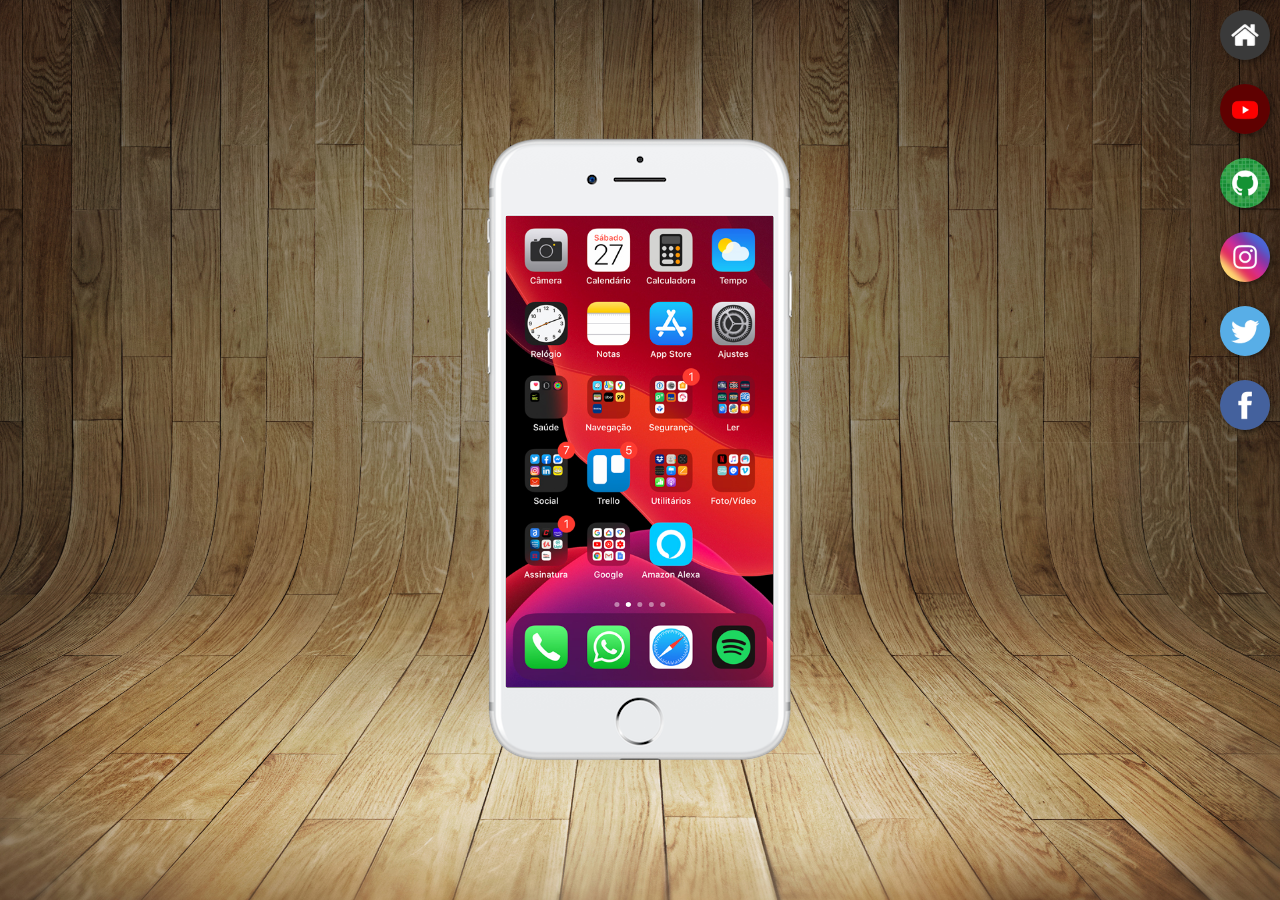
<file: index.html>
<!DOCTYPE html>
<html lang="pt-br">
<head>
    <meta charset="UTF-8">
    <meta name="viewport" content="width=device-width, initial-scale=1.0">
    <link rel="shortcut icon" href="pacote-d013/favicon.ico" type="image/x-icon">
    <link rel="stylesheet" href="estilos/style.css">
    <title>Projeto Redes Sociais</title>

</head>
<body>
    <main>
        <section id="telefone">
            <iframe src="home.html" name="tela" id="tela" frameborder="0">
                Seu navegador não é compativel com isso.
            </iframe>
        </section>
        <section id="redes-sociais">
            <a href="home.html" target="tela"><img src="pacote-d013/imagens/logo-home.jpg" alt=""></a><br>
            <a href="youtube.html" target="tela"><img src="pacote-d013/imagens/logo-youtube.jpg" alt=""></a><br>
            <a href="github.html" target="tela"><img src="pacote-d013/imagens/logo-github.jpg" alt=""></a><br>
            <a href="instagram.html" target="tela"><img src="pacote-d013/imagens/logo-instagram.jpg" alt=""></a><br>
            <a href="twitter.html" target="tela"><img src="pacote-d013/imagens/logo-twitter.jpg" alt=""></a><br>
            <a href="facebook.html" target="tela"><img src="pacote-d013/imagens/logo-facebook.jpg" alt=""></a>
        </section>
    </main>
</body>
</html>
</file>
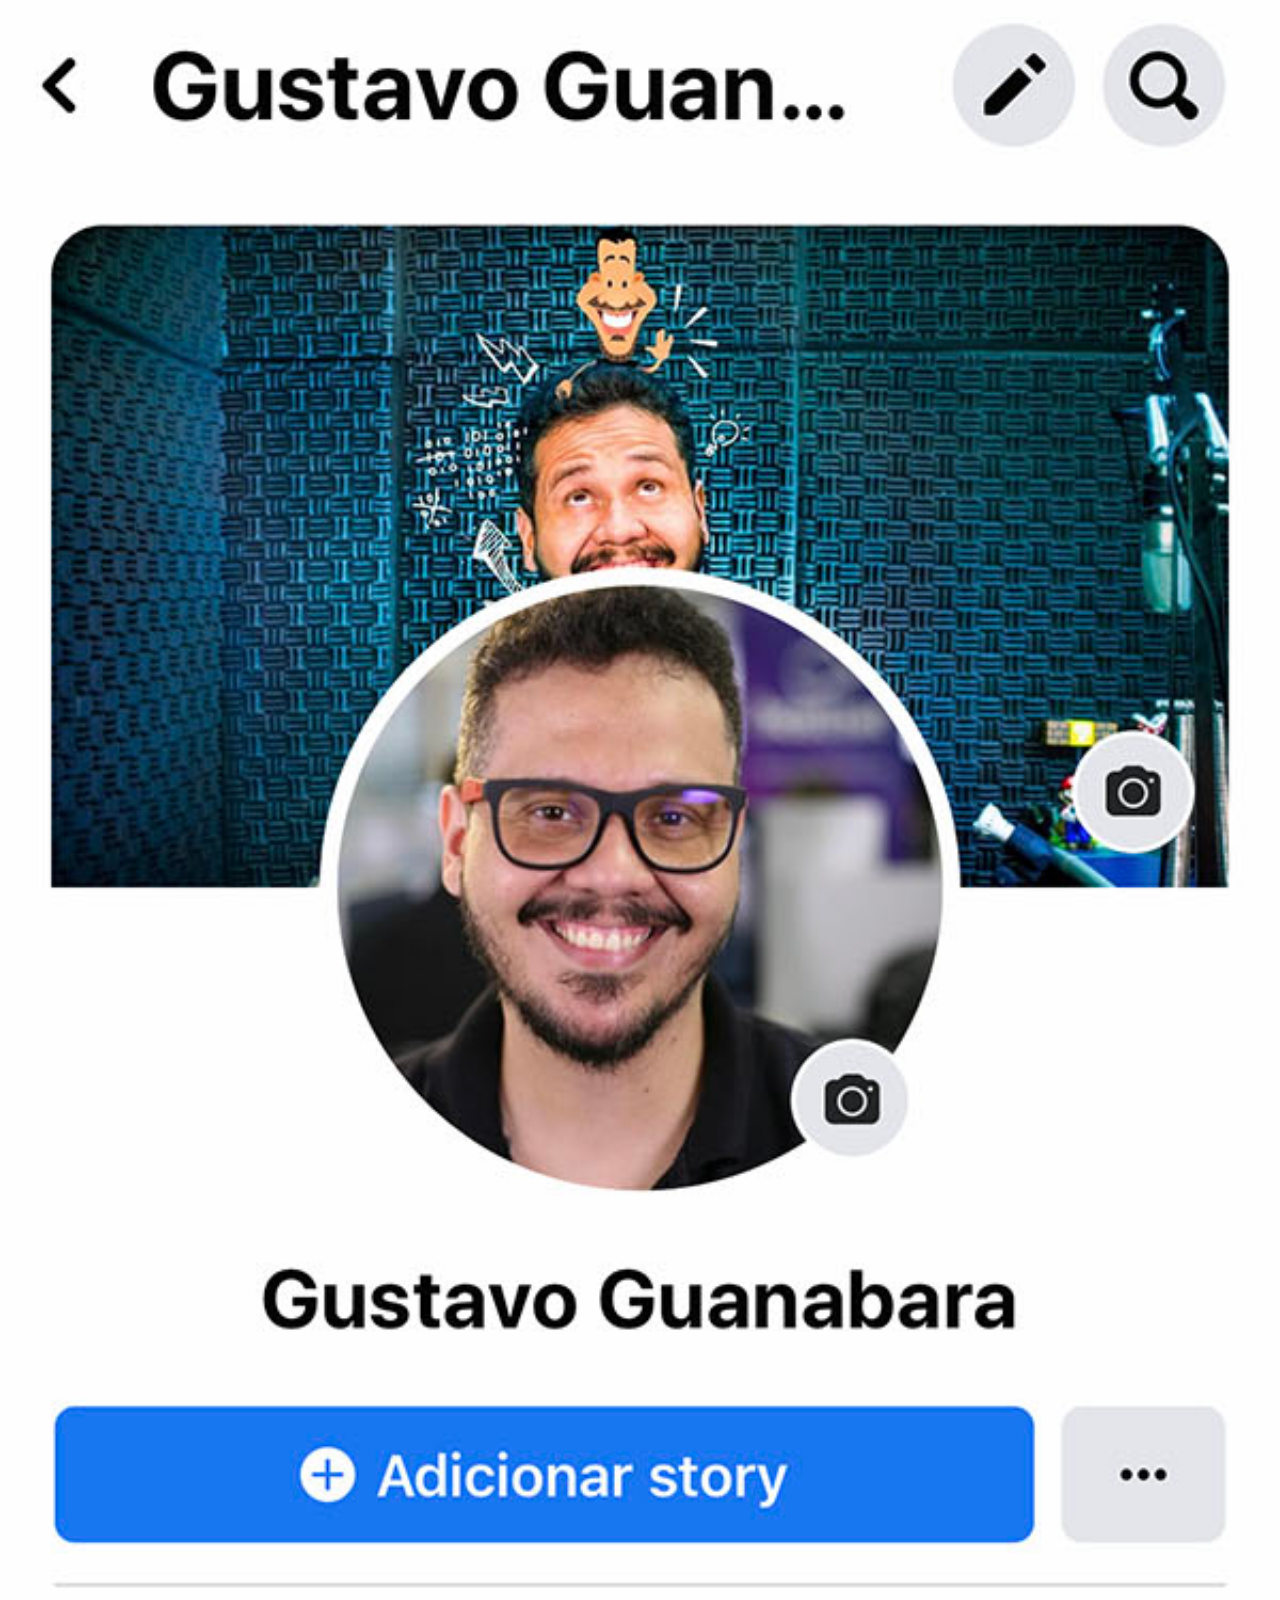
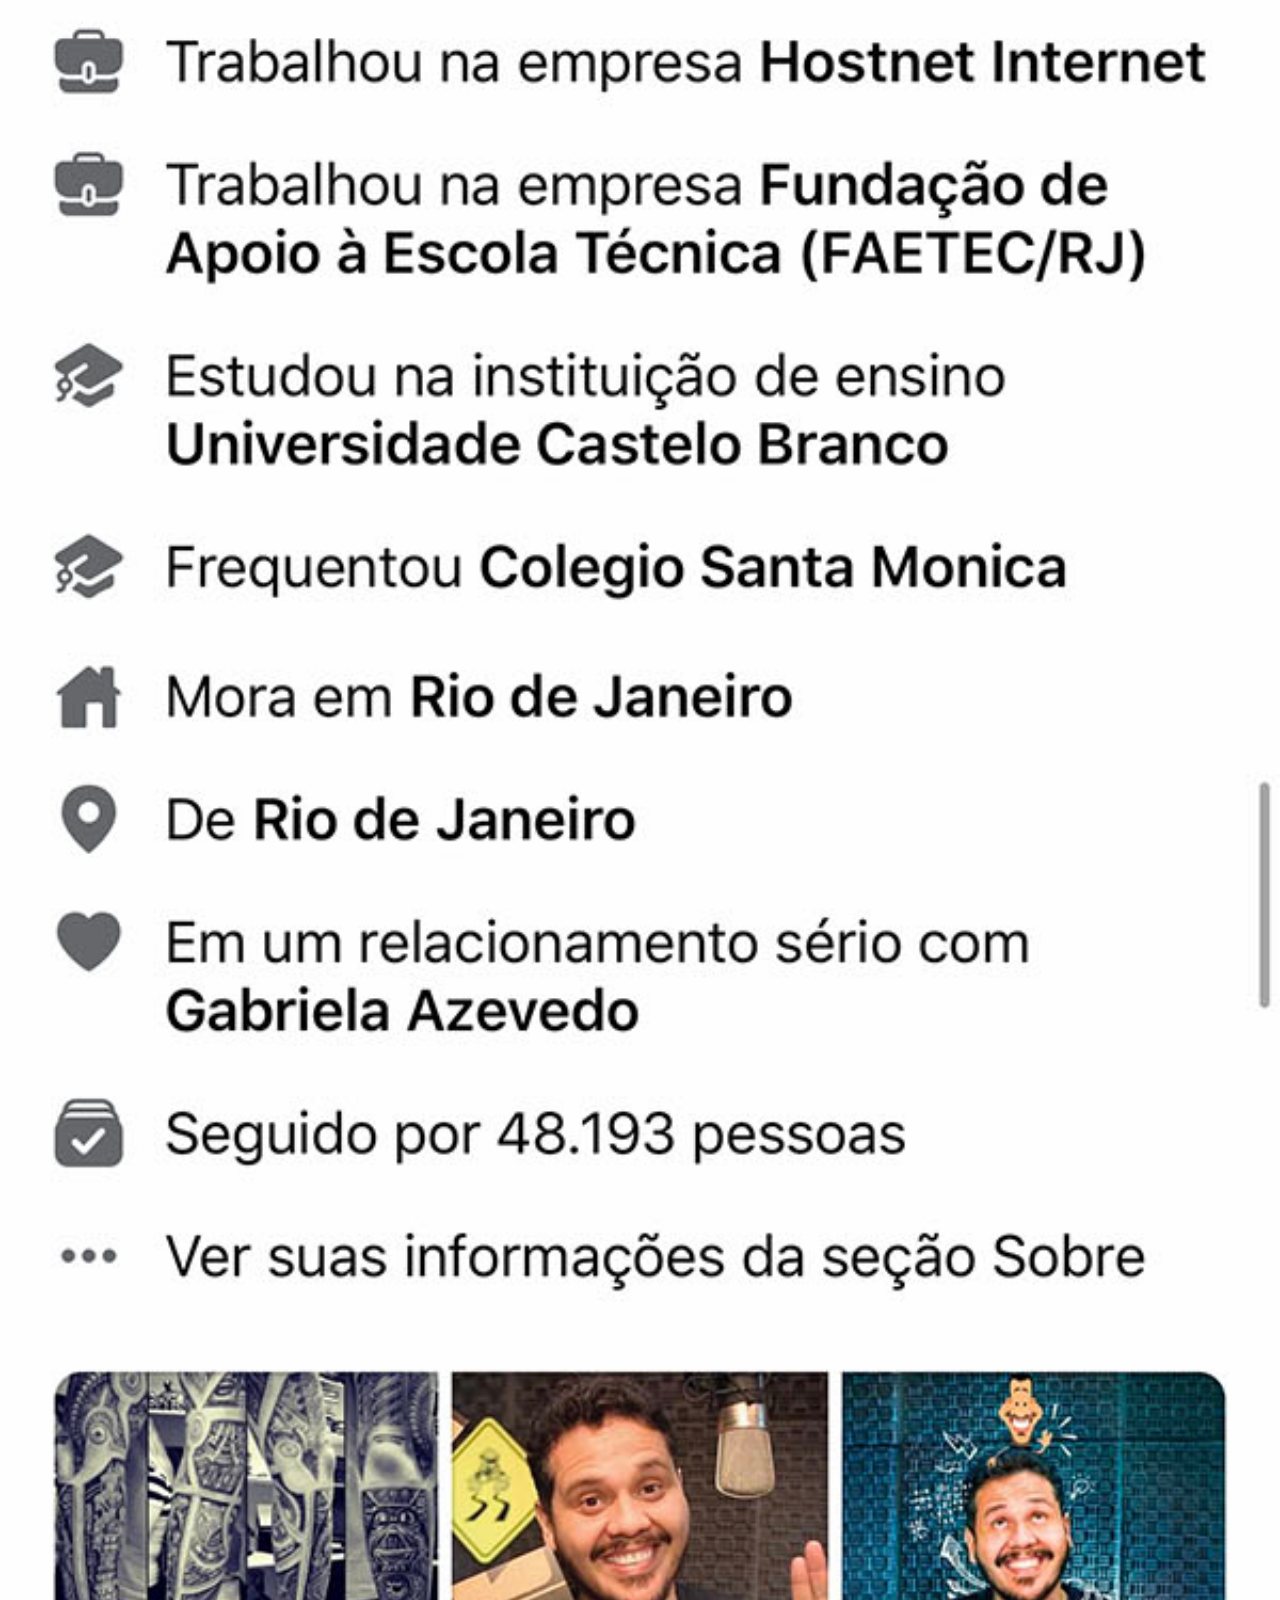
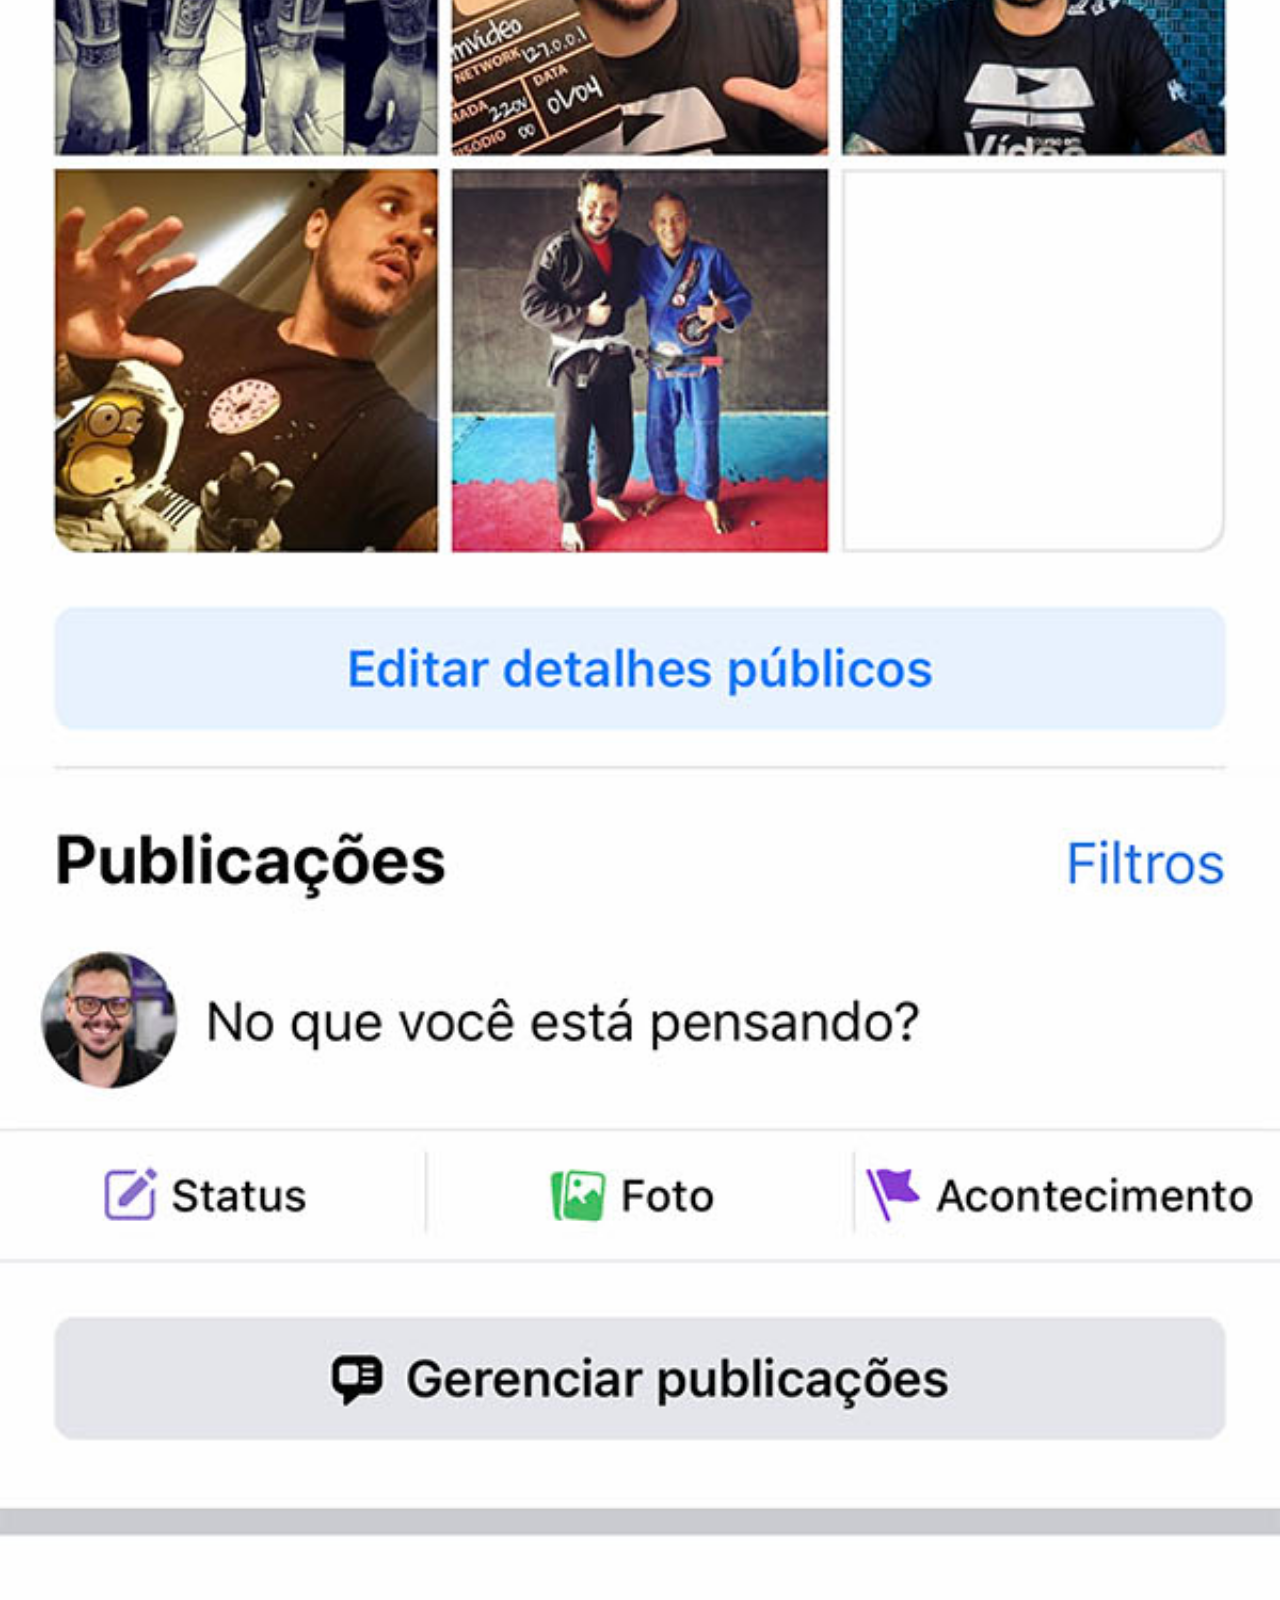
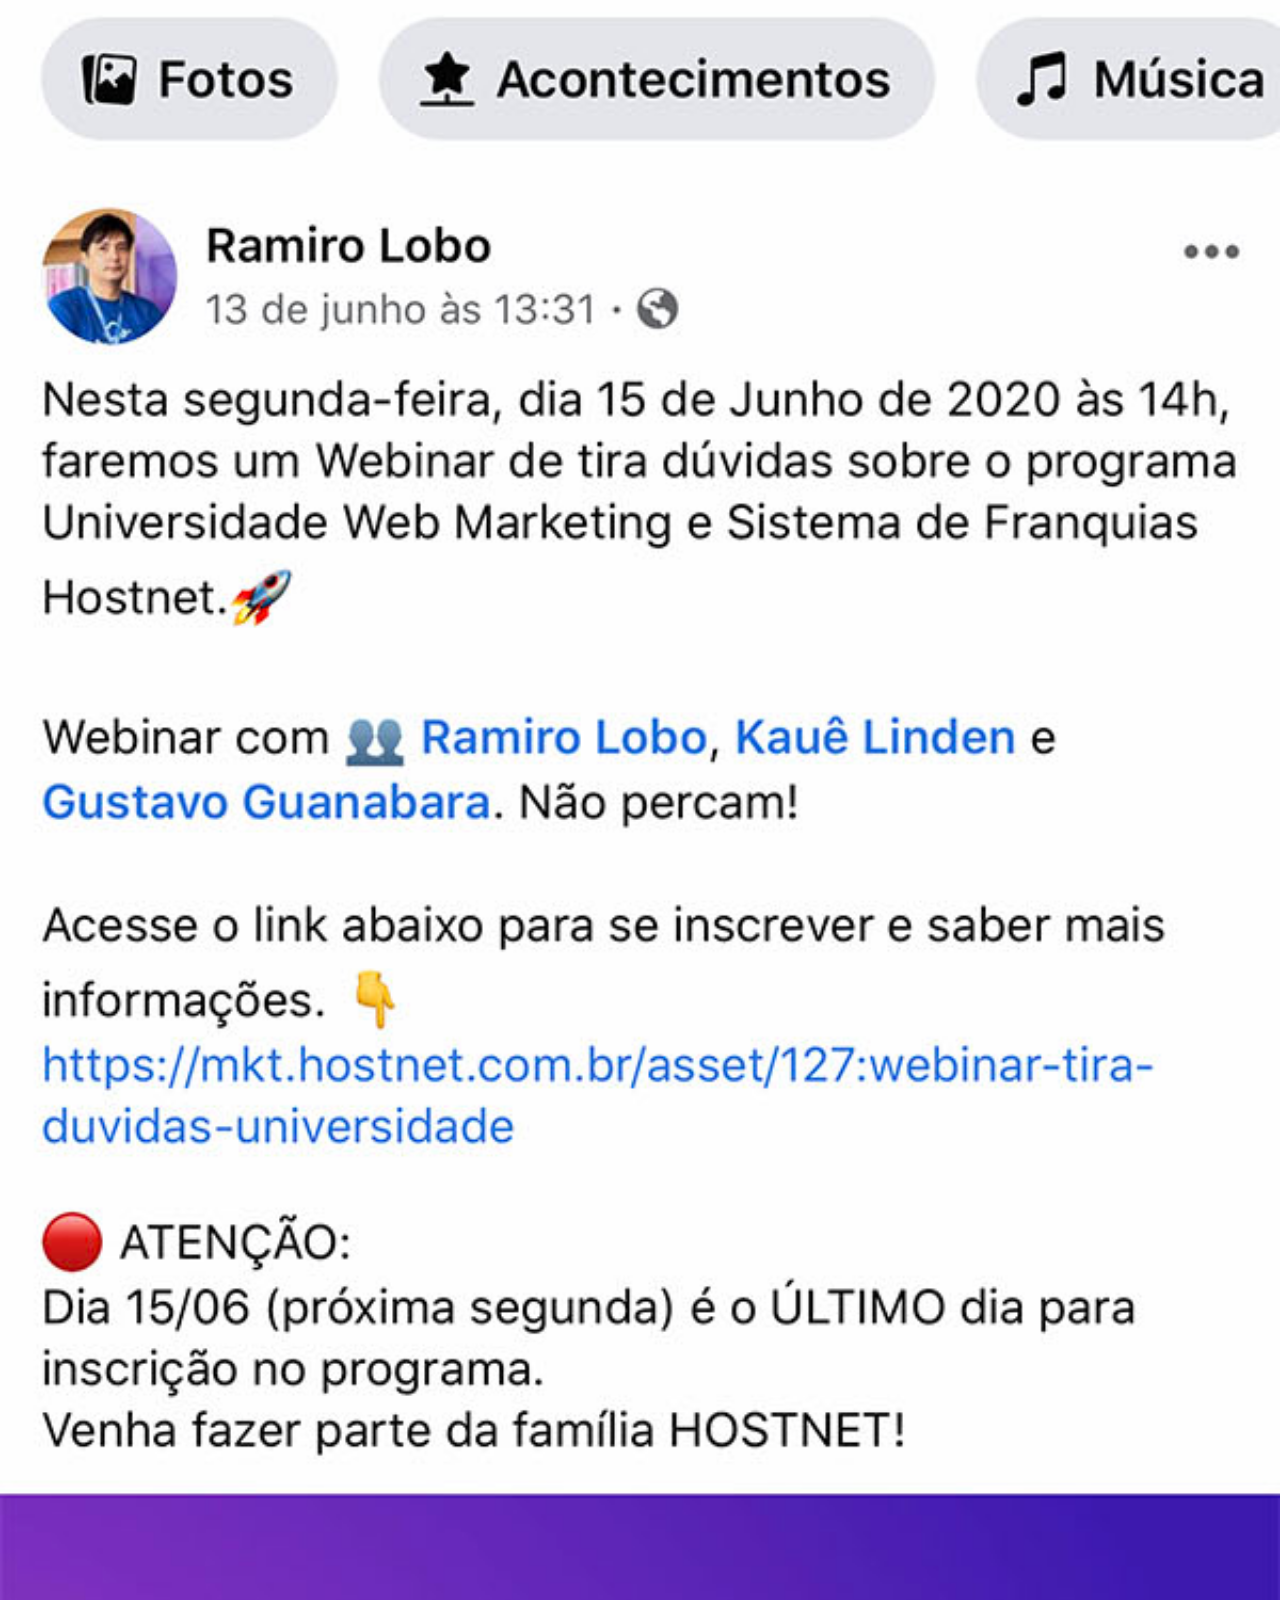
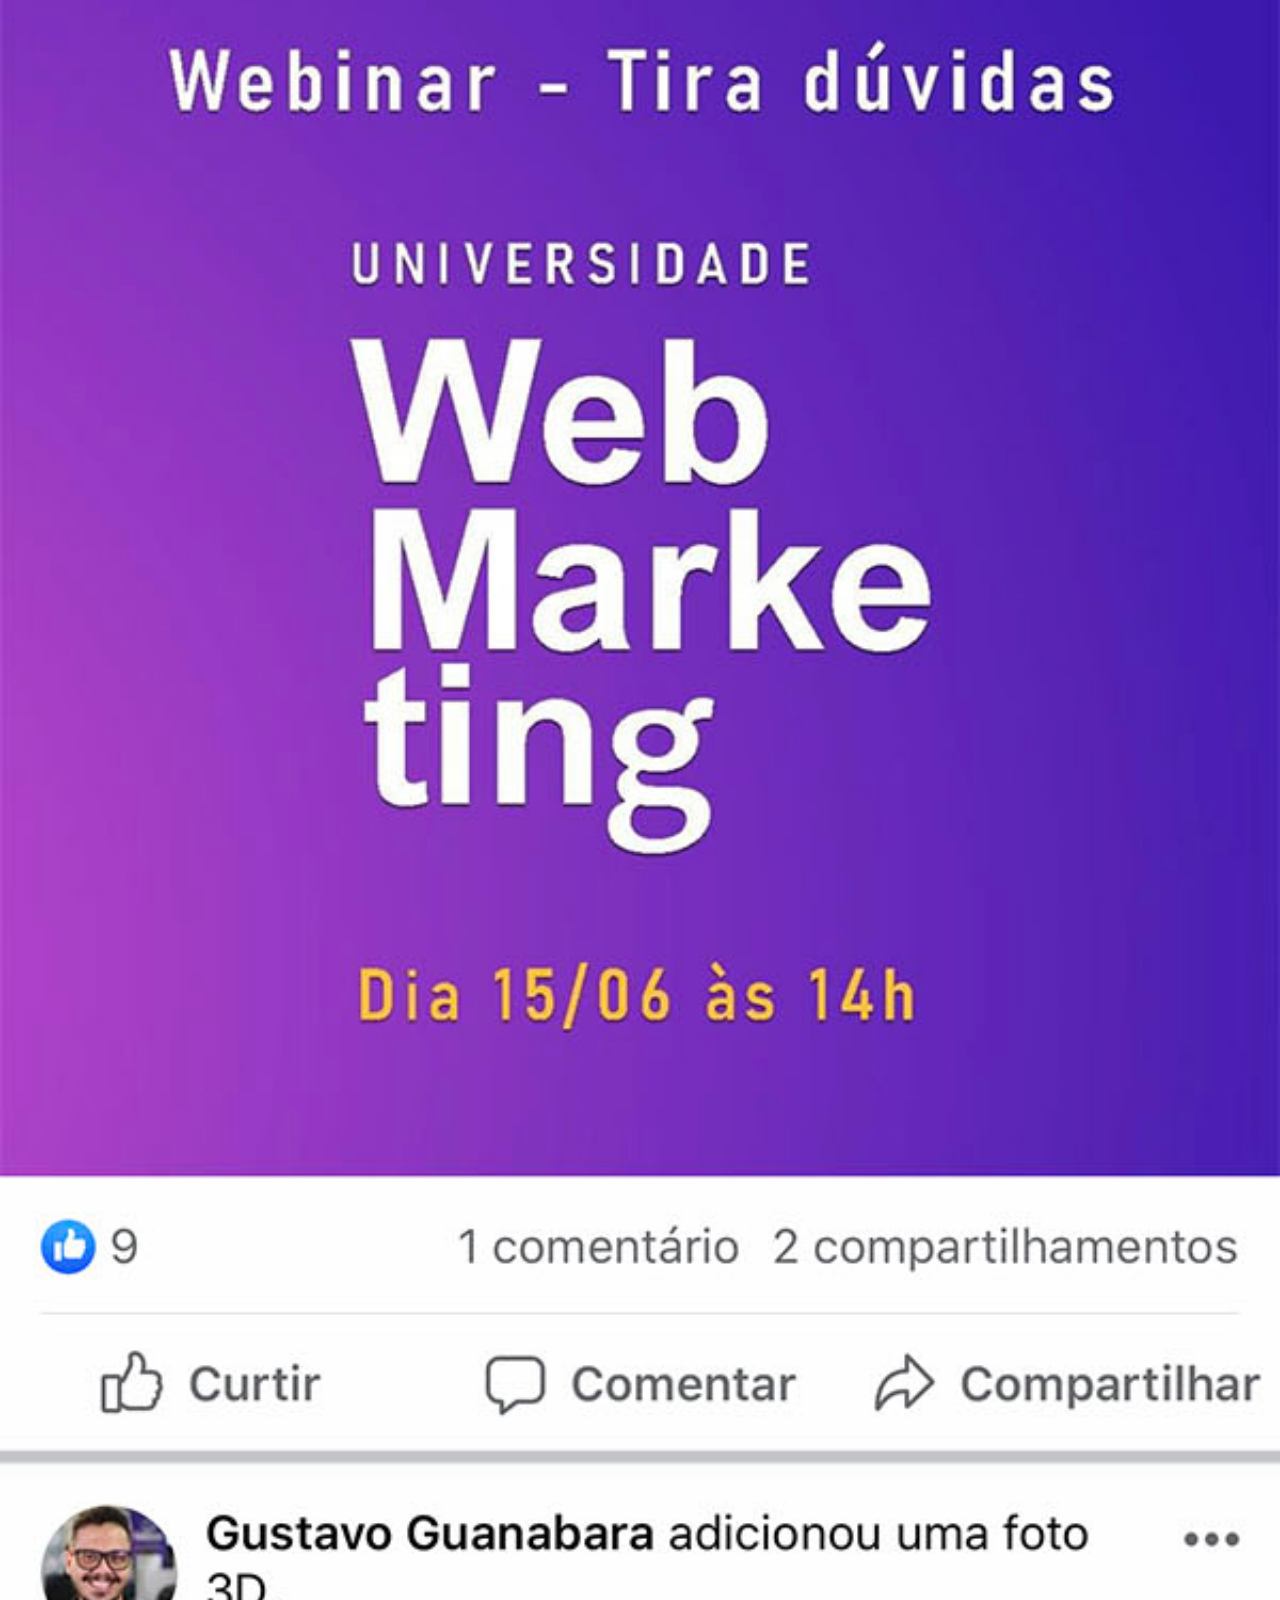
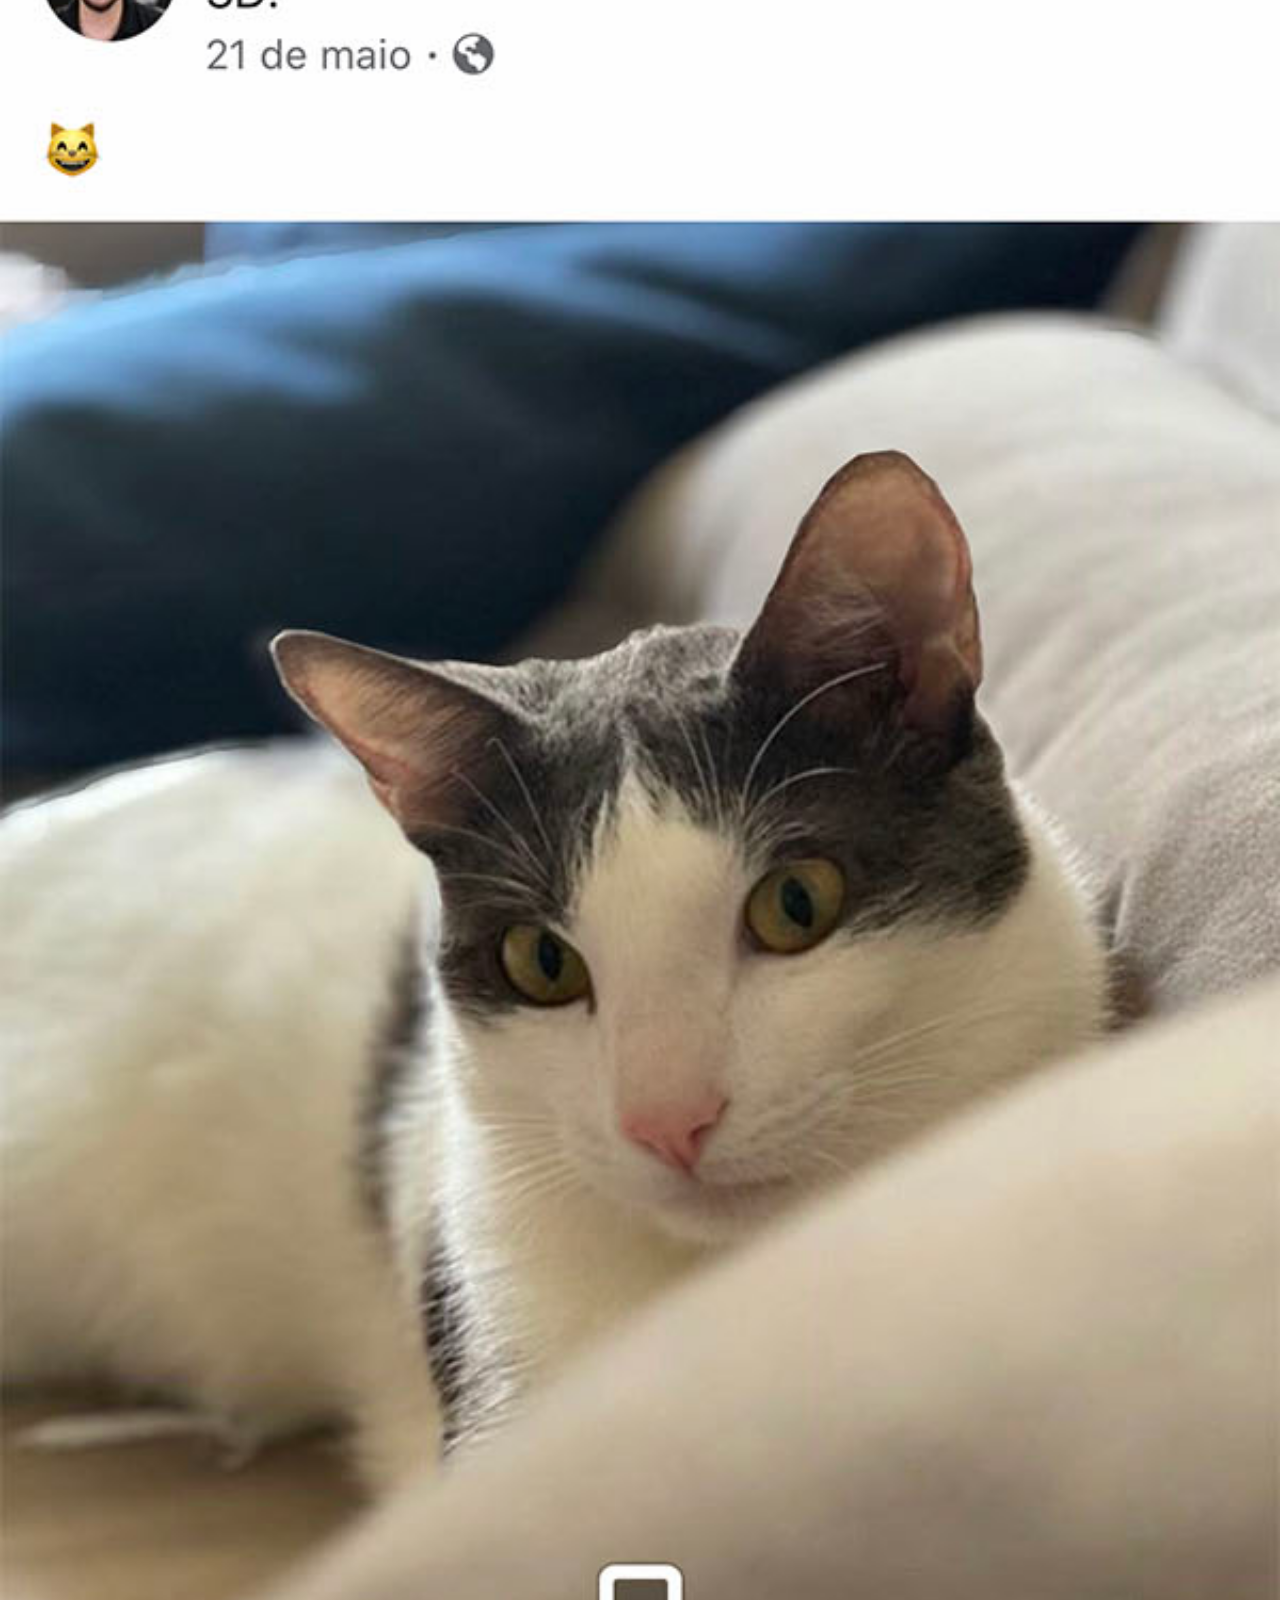
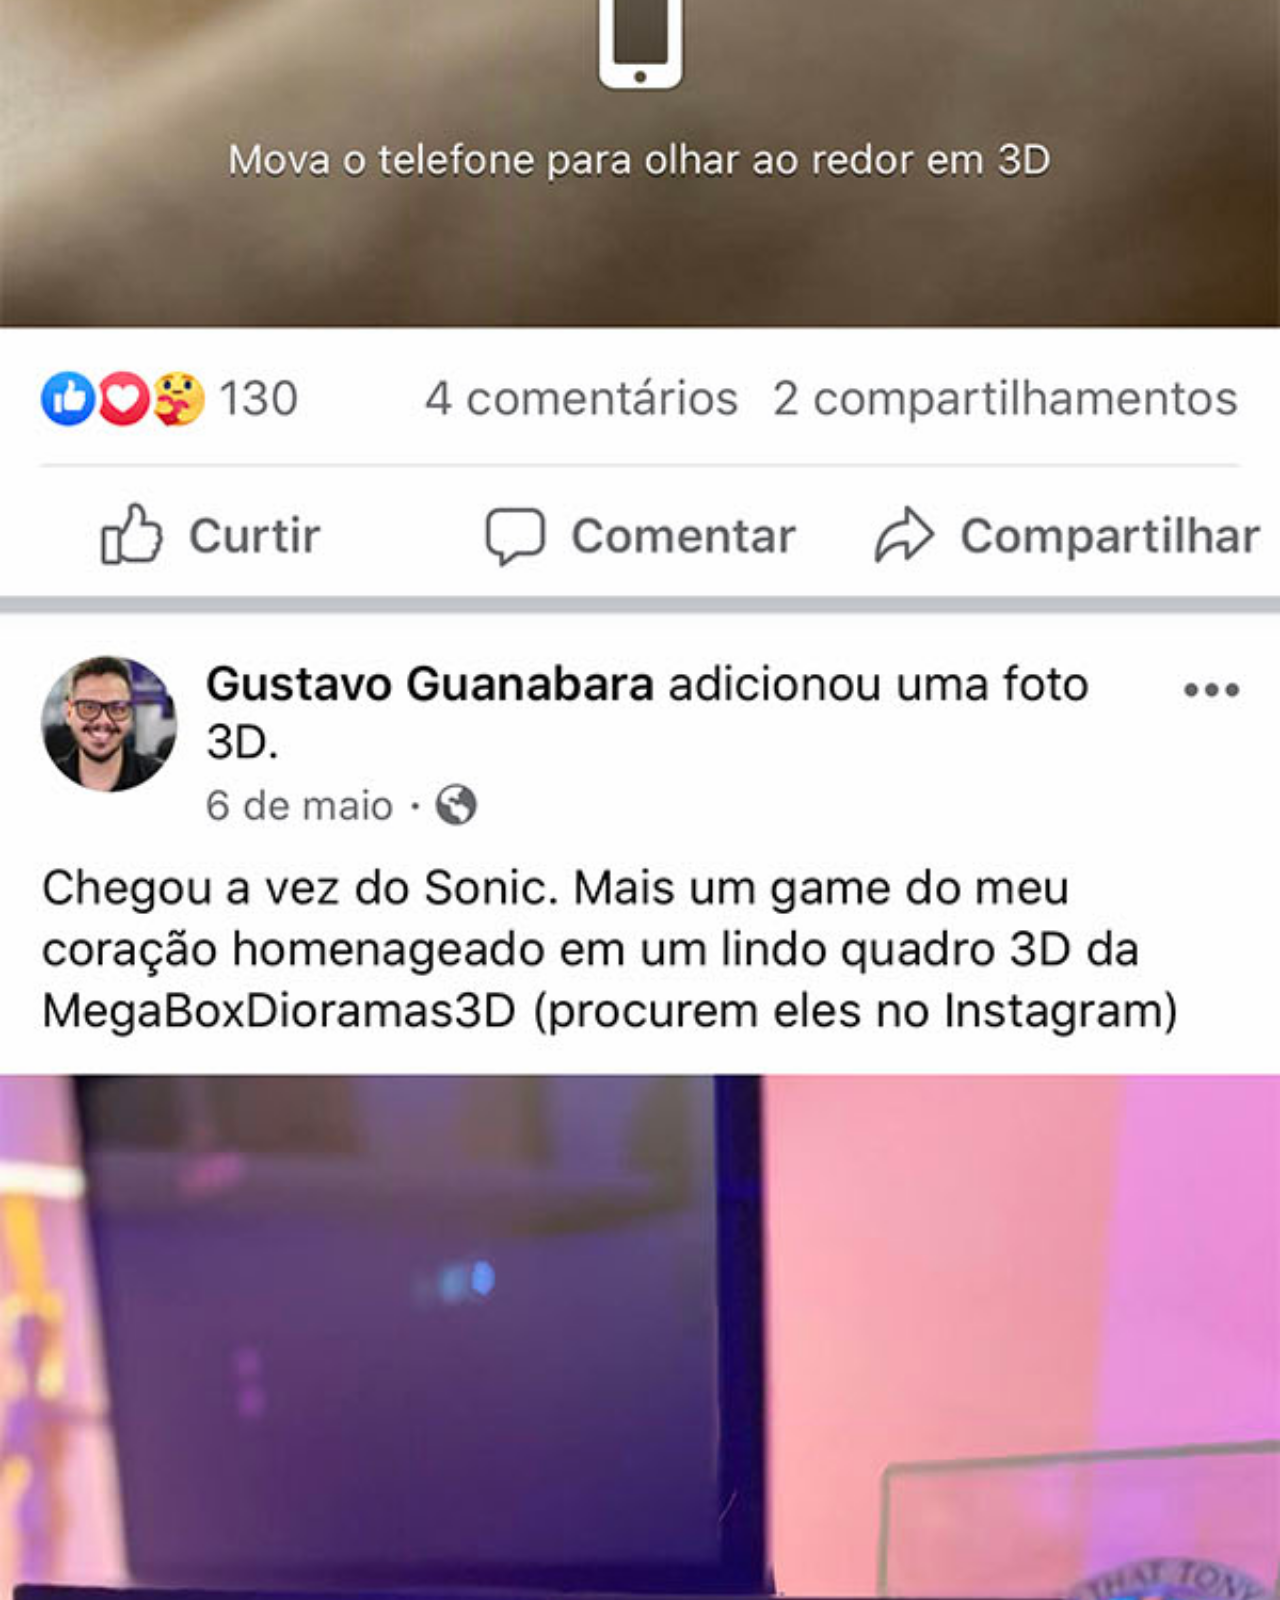
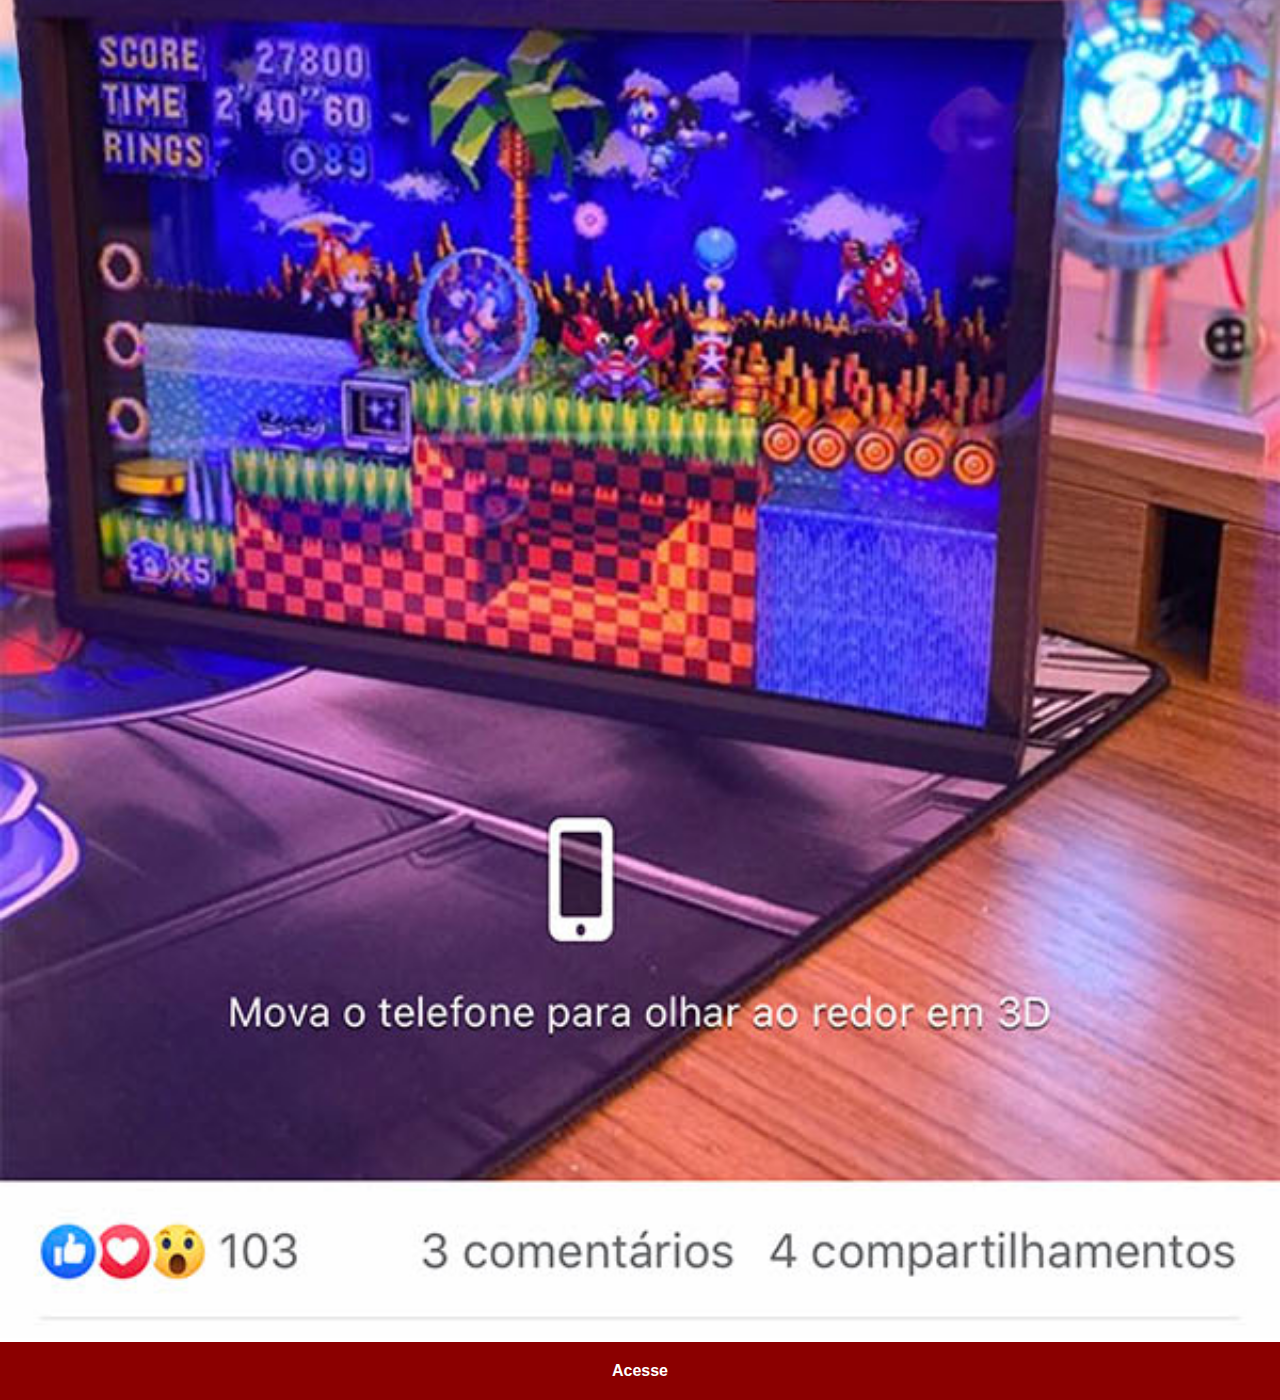
<file: facebook.html>
<!DOCTYPE html>
<html lang="pt-br">
<head>
    <meta charset="UTF-8">
    <meta name="viewport" content="width=device-width, initial-scale=1.0">
    <title>Facebook</title>
    <link rel="stylesheet" href="estilos/social.css">
</head>
<body>
    <img src="pacote-d013/imagens/tela-facebook.jpg" alt="Facebook">
    <a href="https://www.facebook.com/gustavoguanabara/?locale=pt_BR" target="_blank">Acesse</a>
</body>
</html>
</file>
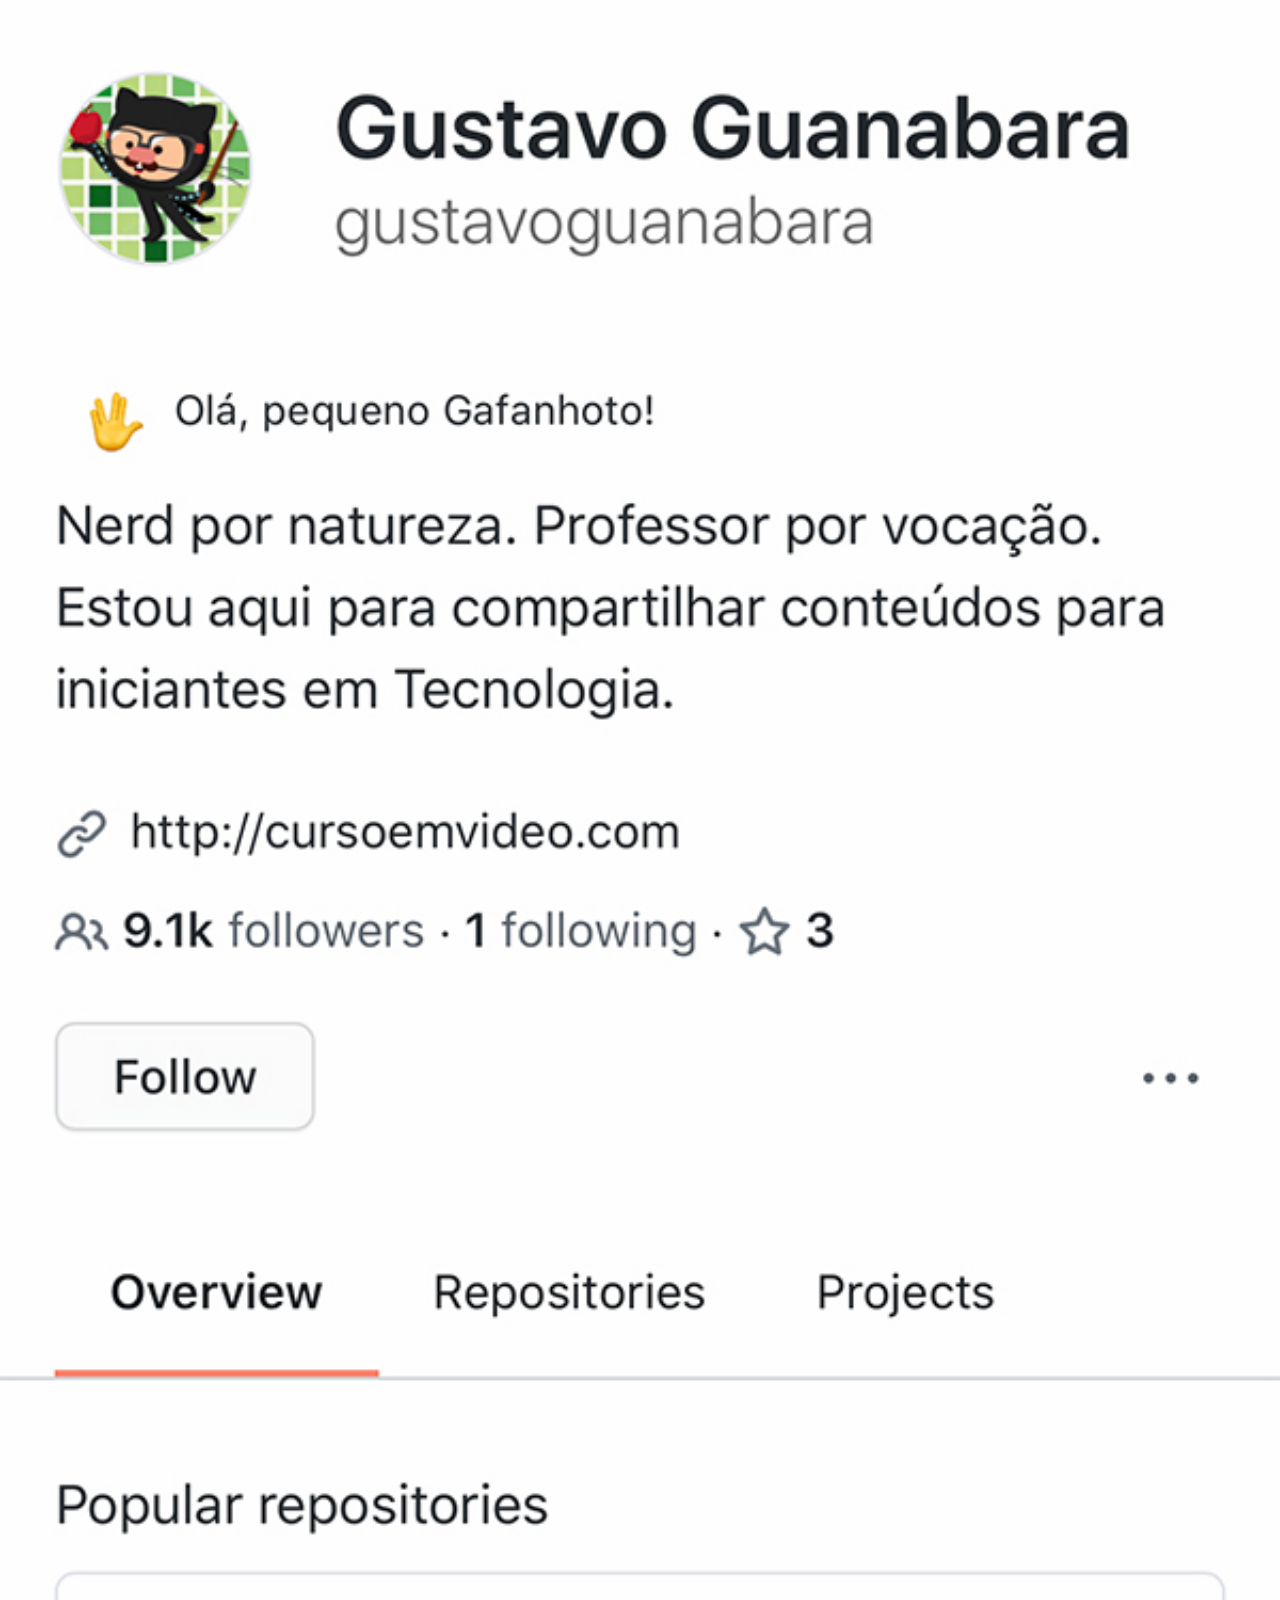
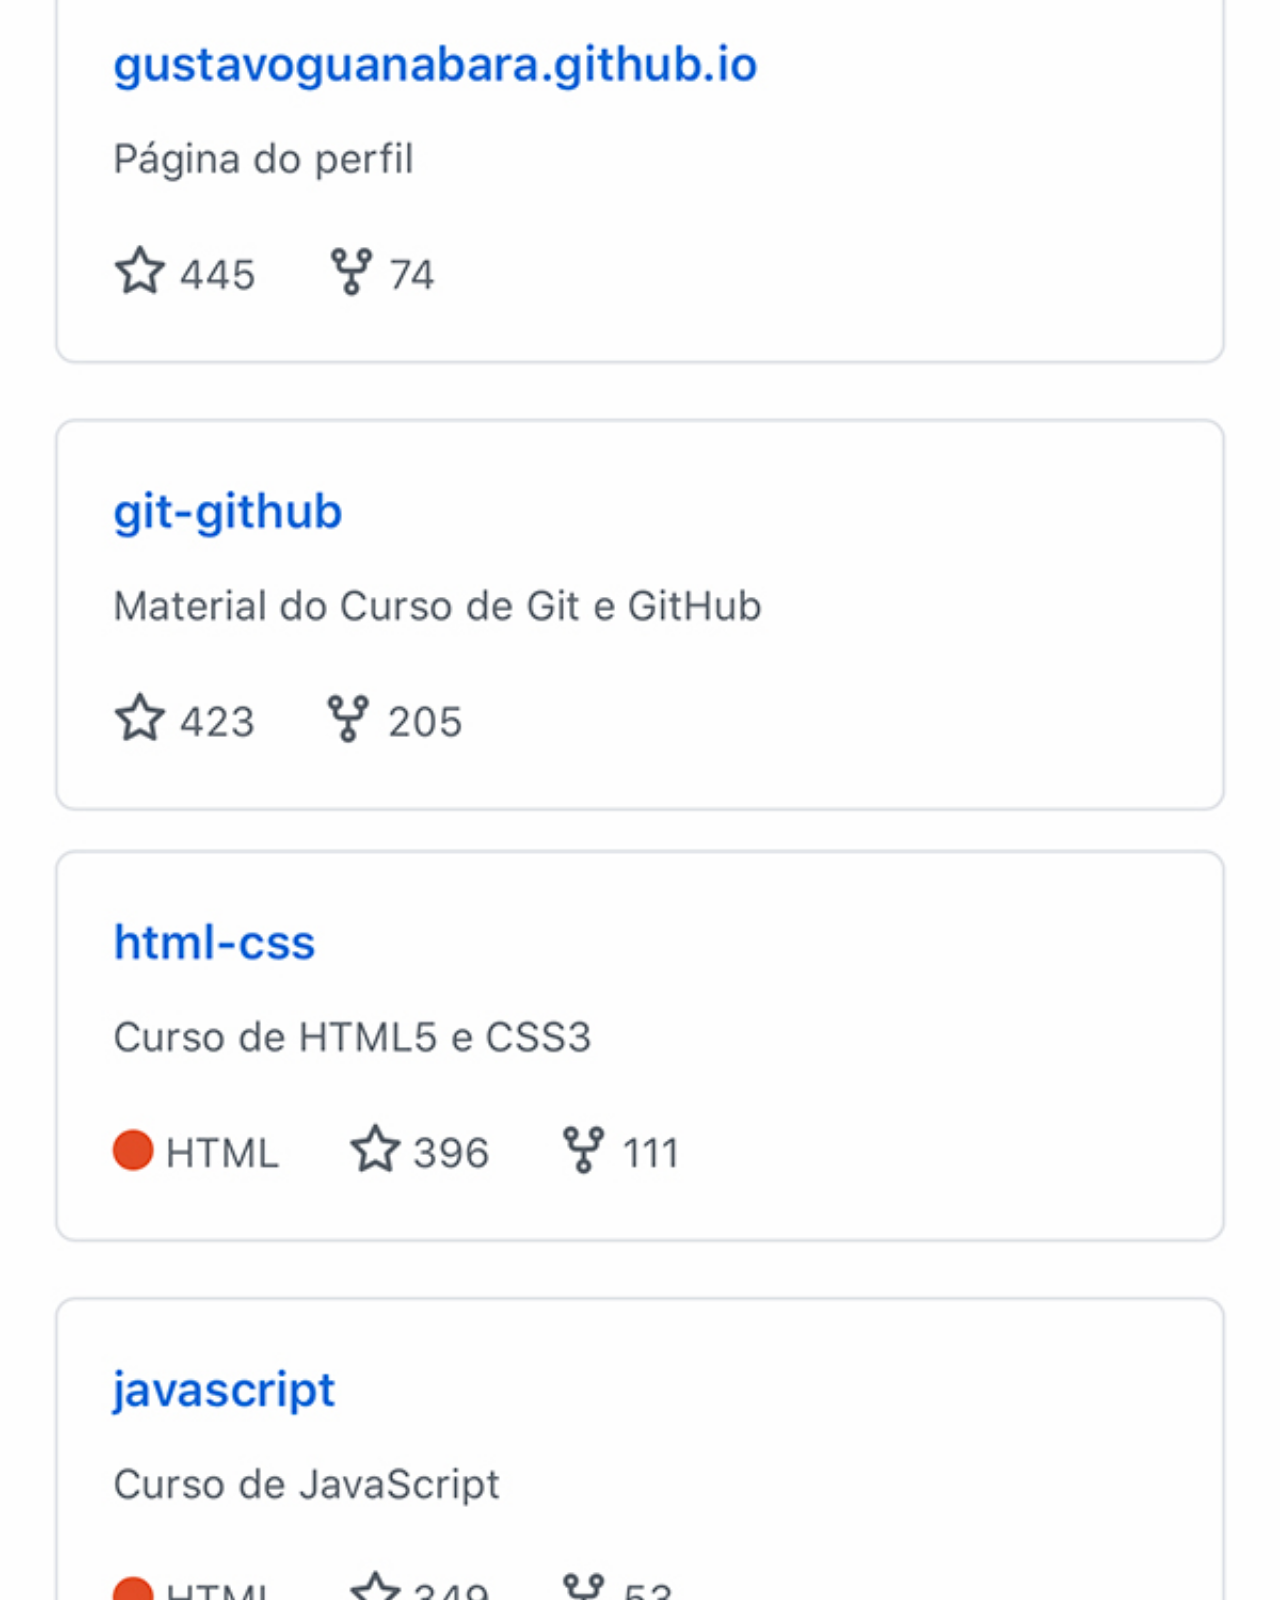
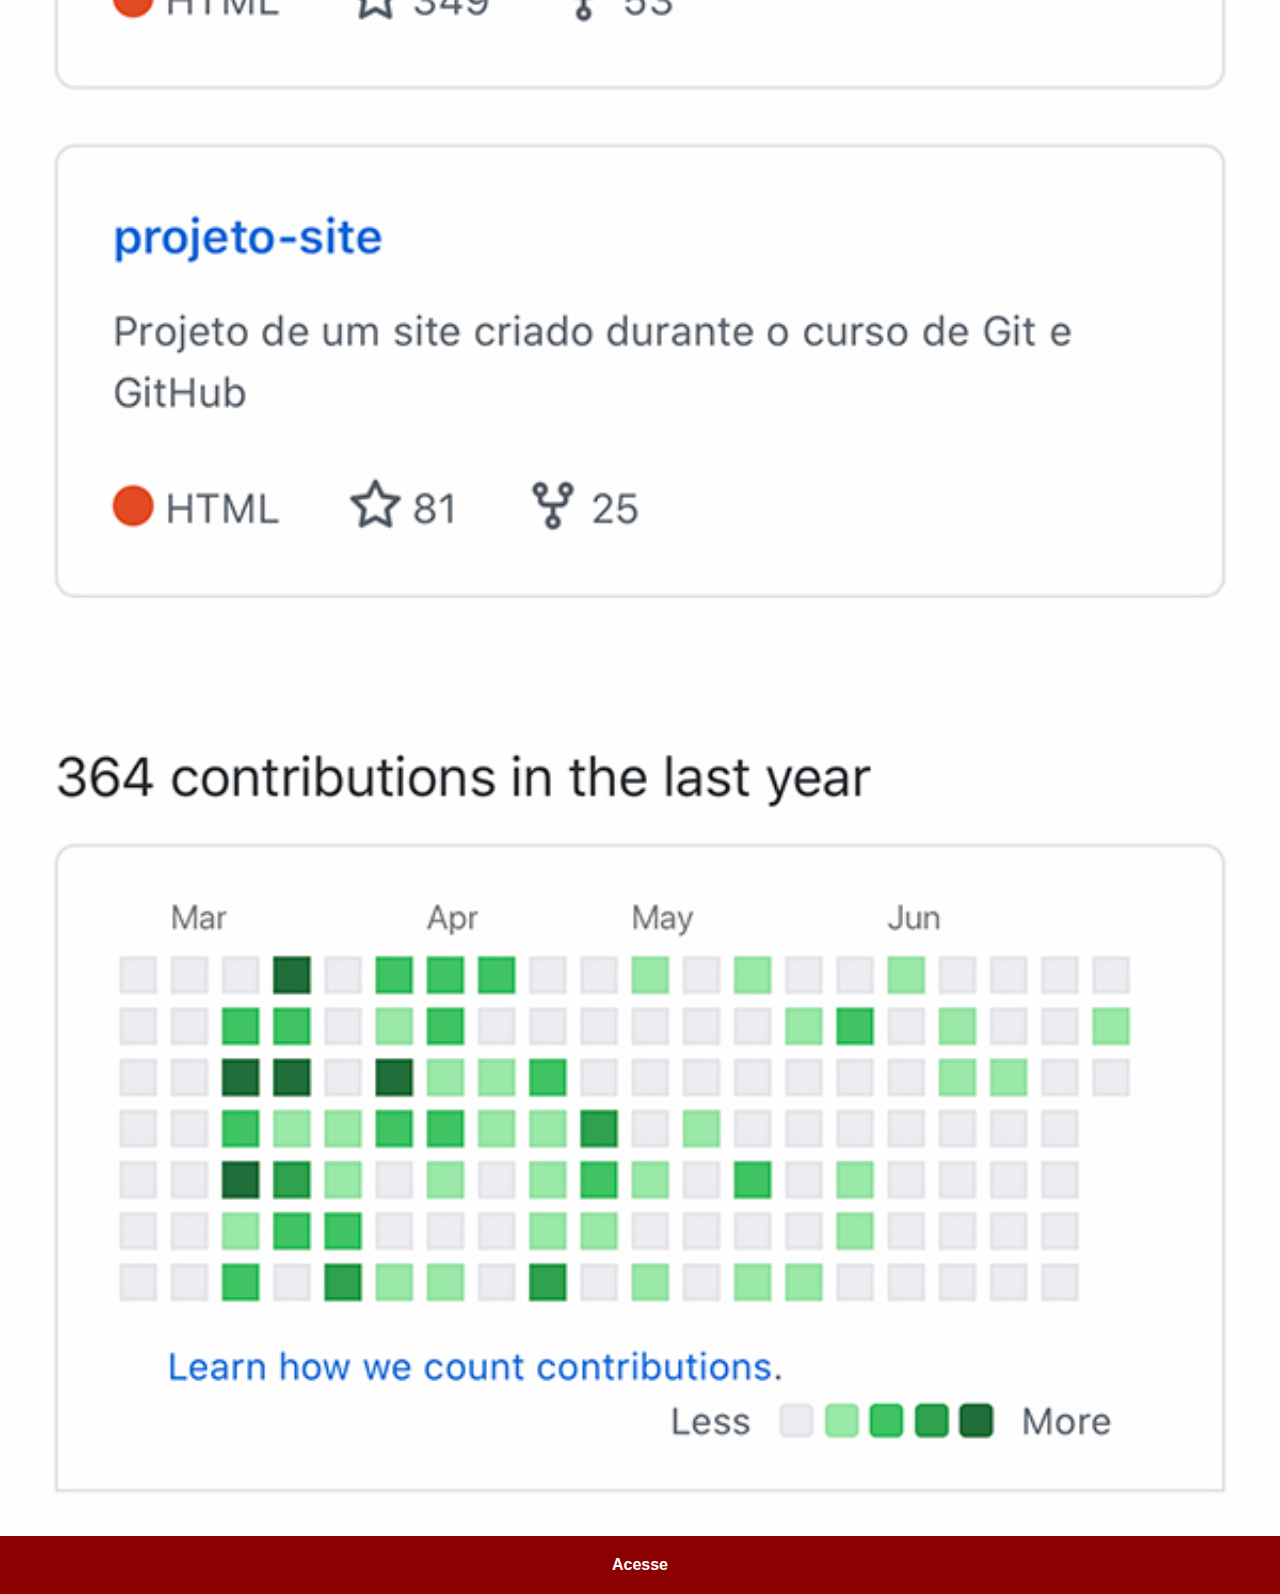
<file: github.html>
<!DOCTYPE html>
<html lang="pt-br">
<head>
    <meta charset="UTF-8">
    <meta name="viewport" content="width=device-width, initial-scale=1.0">
    <title>Github</title>
    <link rel="stylesheet" href="estilos/social.css">
</head>
<body>
    <img src="pacote-d013/imagens/tela-github.jpg" alt="Github">
    <a href="https://github.com/gustavoguanabara" target="_blank">Acesse</a>
</body>
</html>
</file>
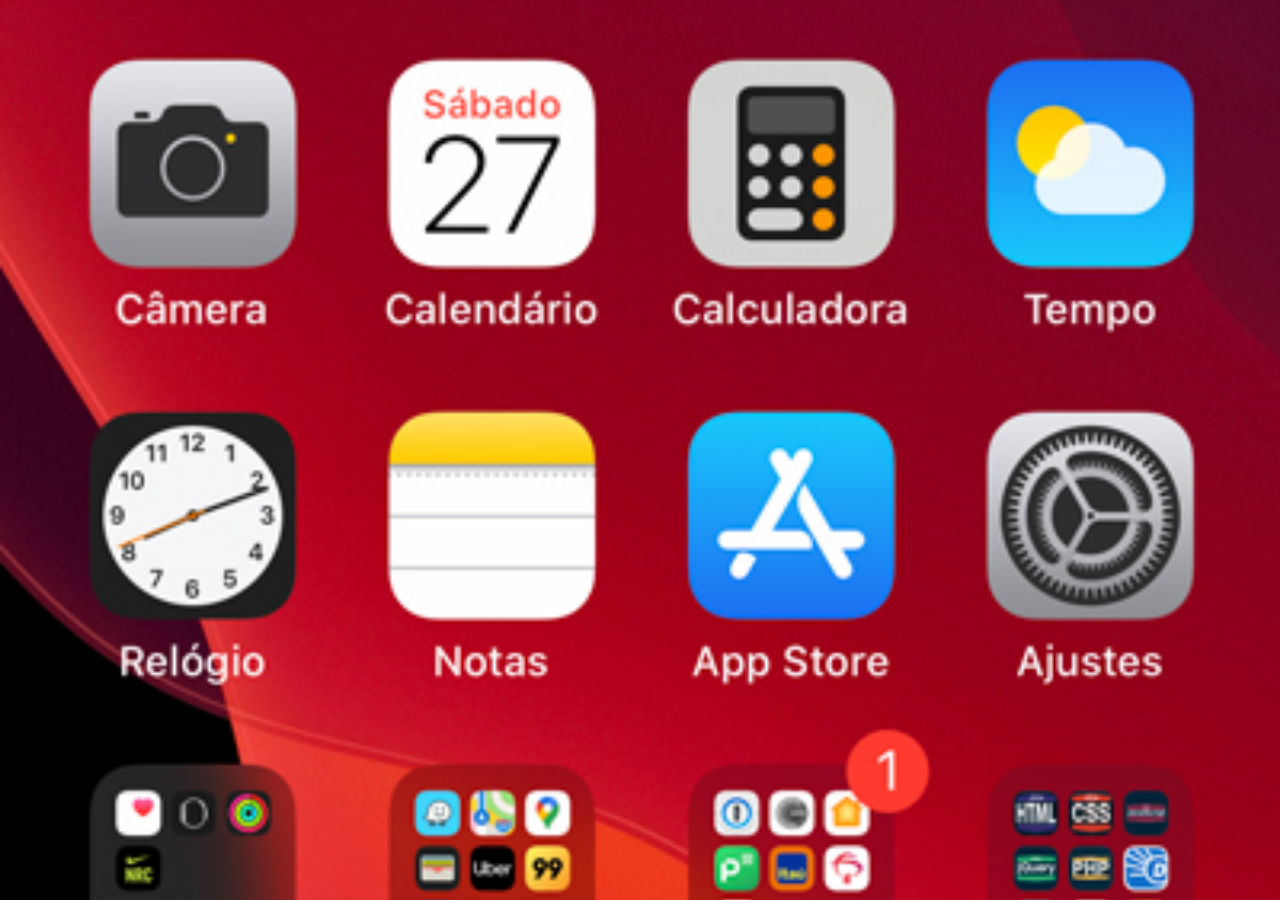
<file: home.html>
<!DOCTYPE html>
<html lang="pt-br">
<head>
    <meta charset="UTF-8">
    <meta name="viewport" content="width=device-width, initial-scale=1.0">
    <title>Home</title>
    <style>
        * {
            margin: 0px;
            padding: 0px;

        }

        body{
            width: 100vw;   /* errei aqui*/
            height: 100vh;
            background: black url('pacote-d013/imagens/tela-home.jpg') no-repeat 
            top center ;
            background-size: cover;
                
        }
        
    </style>
</head>
<body>
    
</body>
</html>
</file>
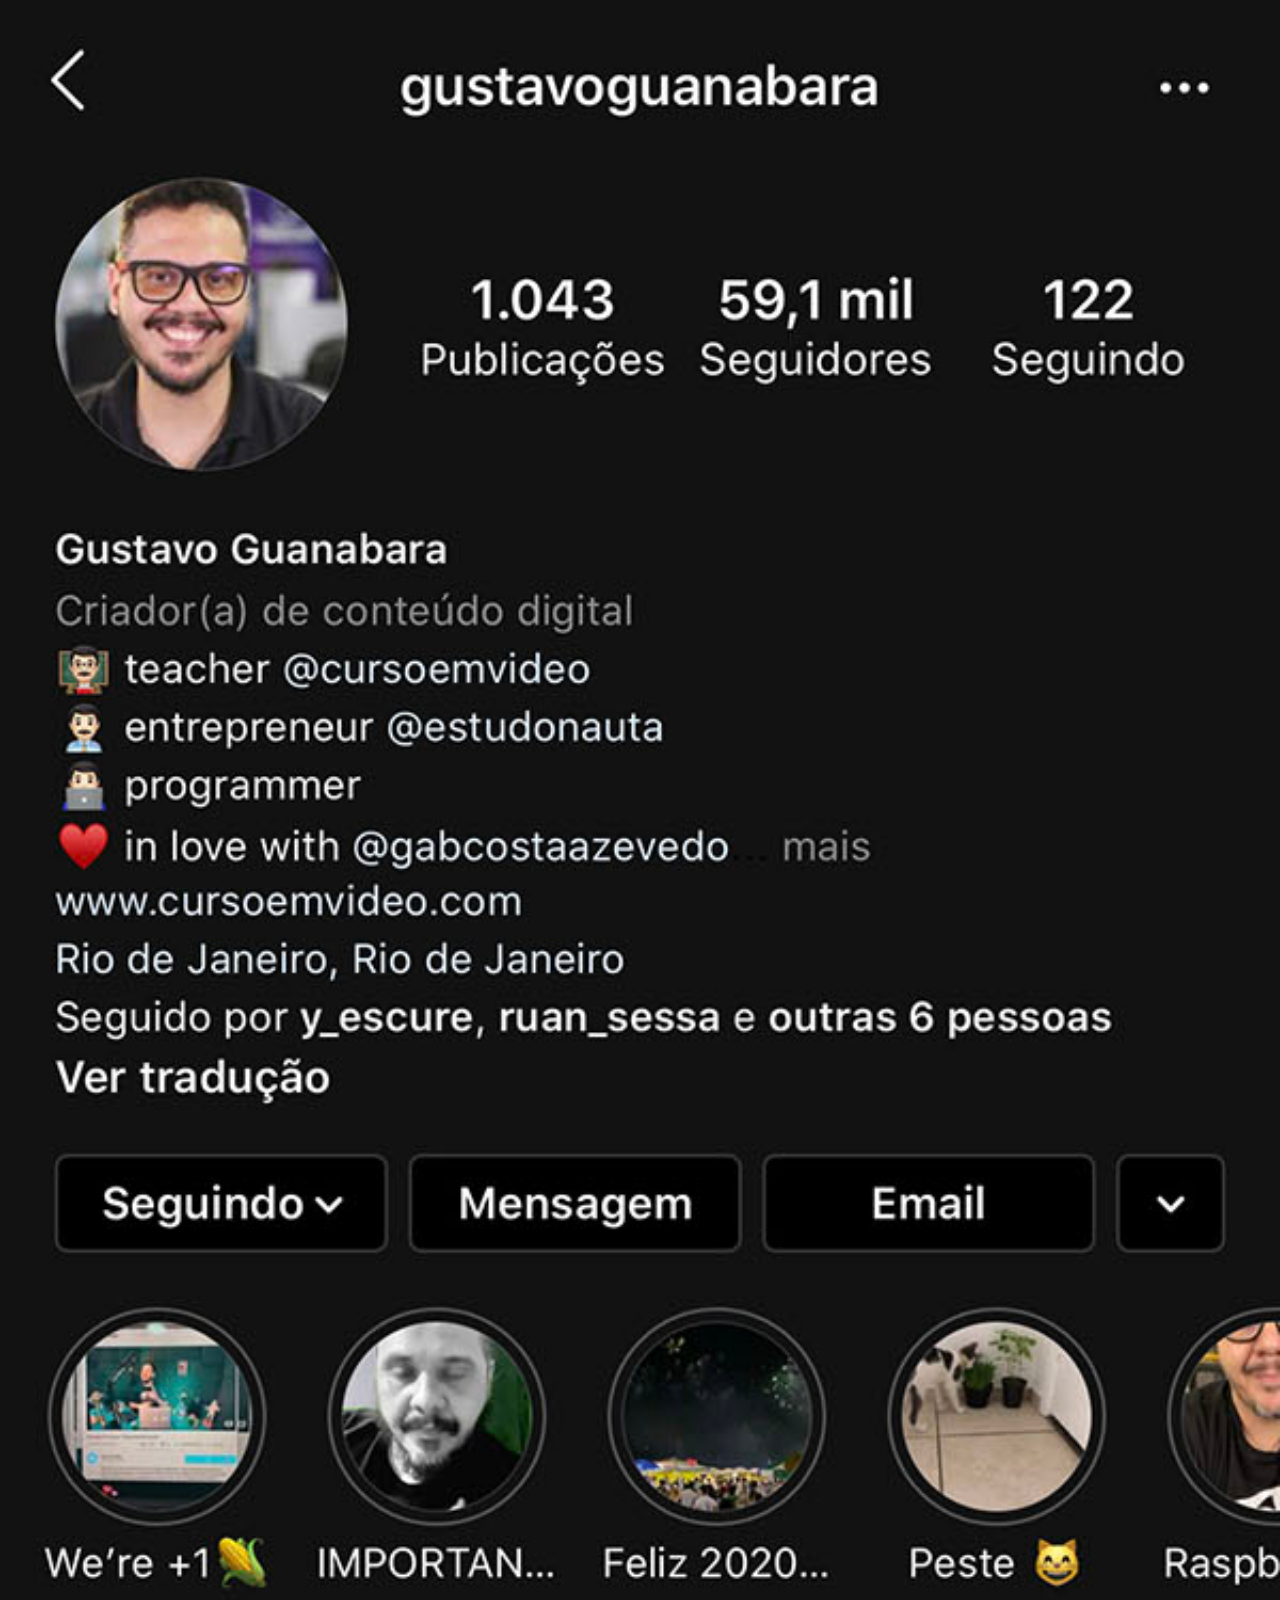
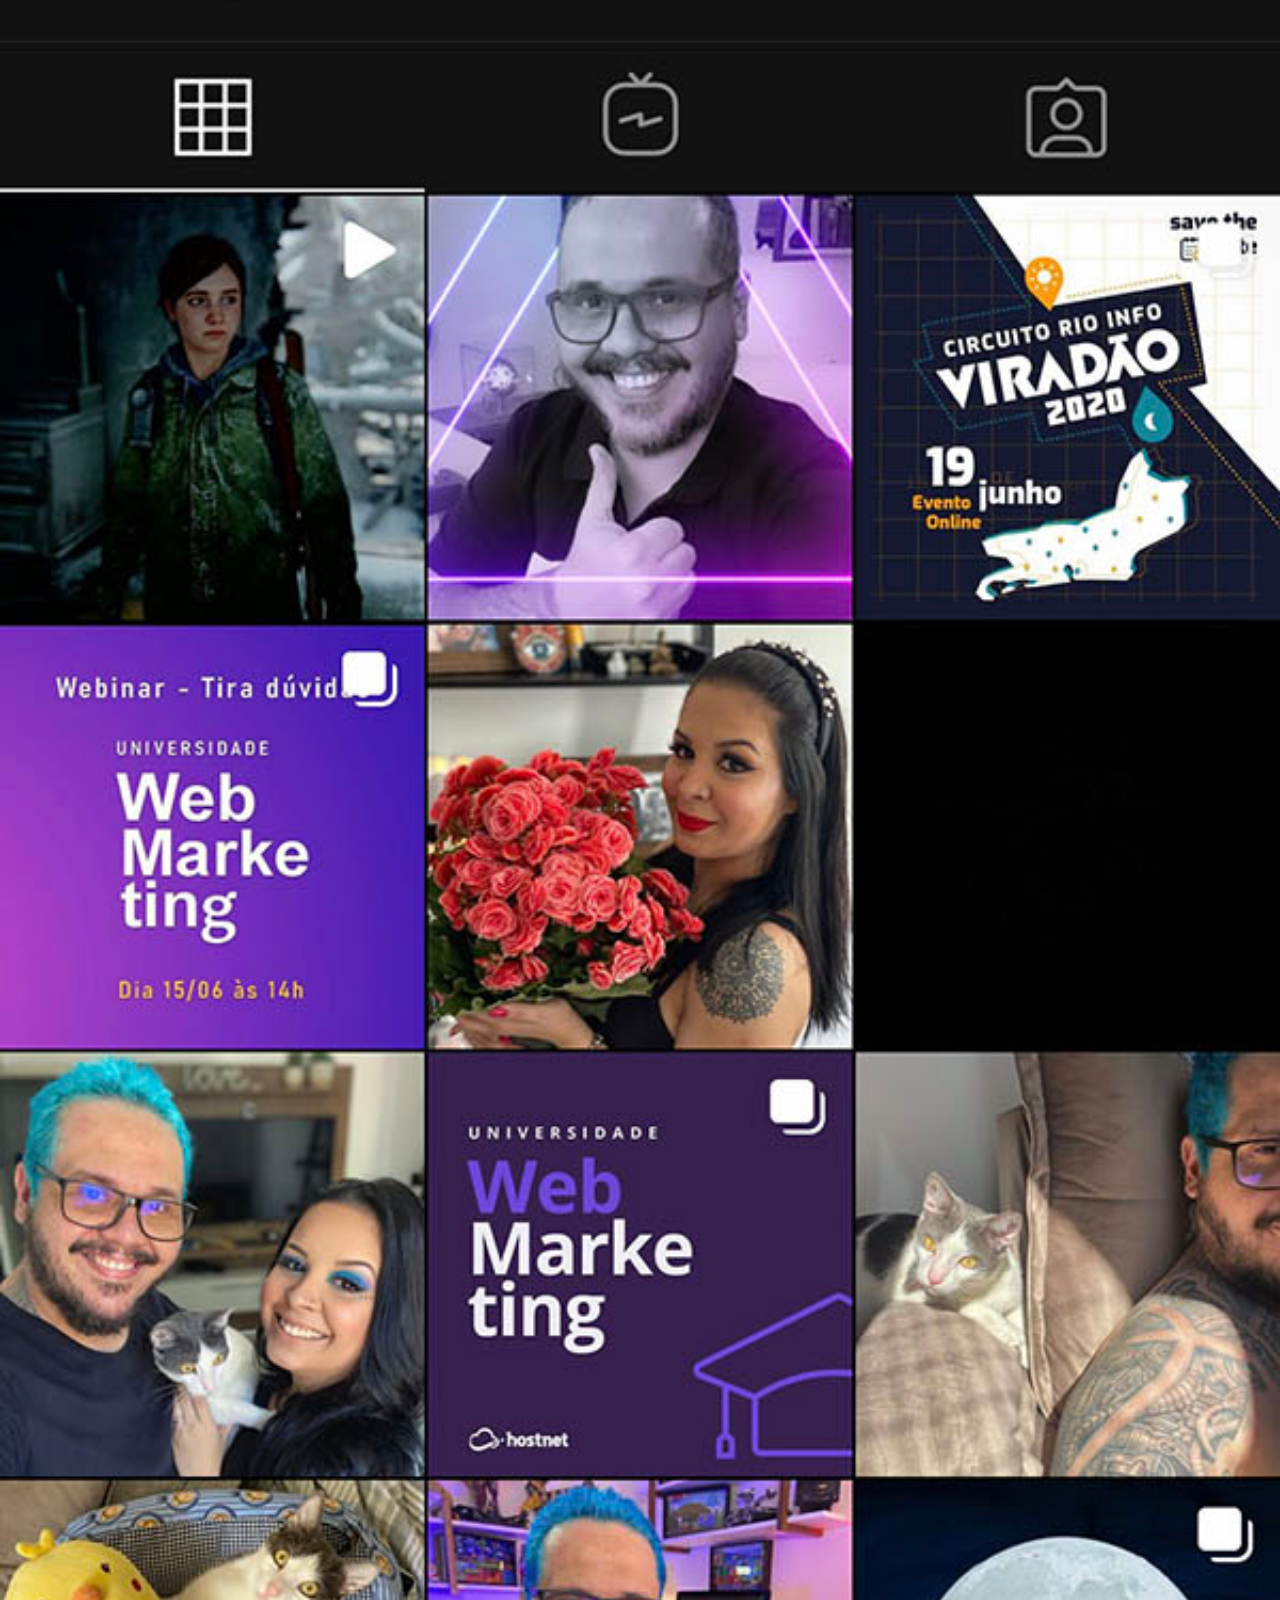
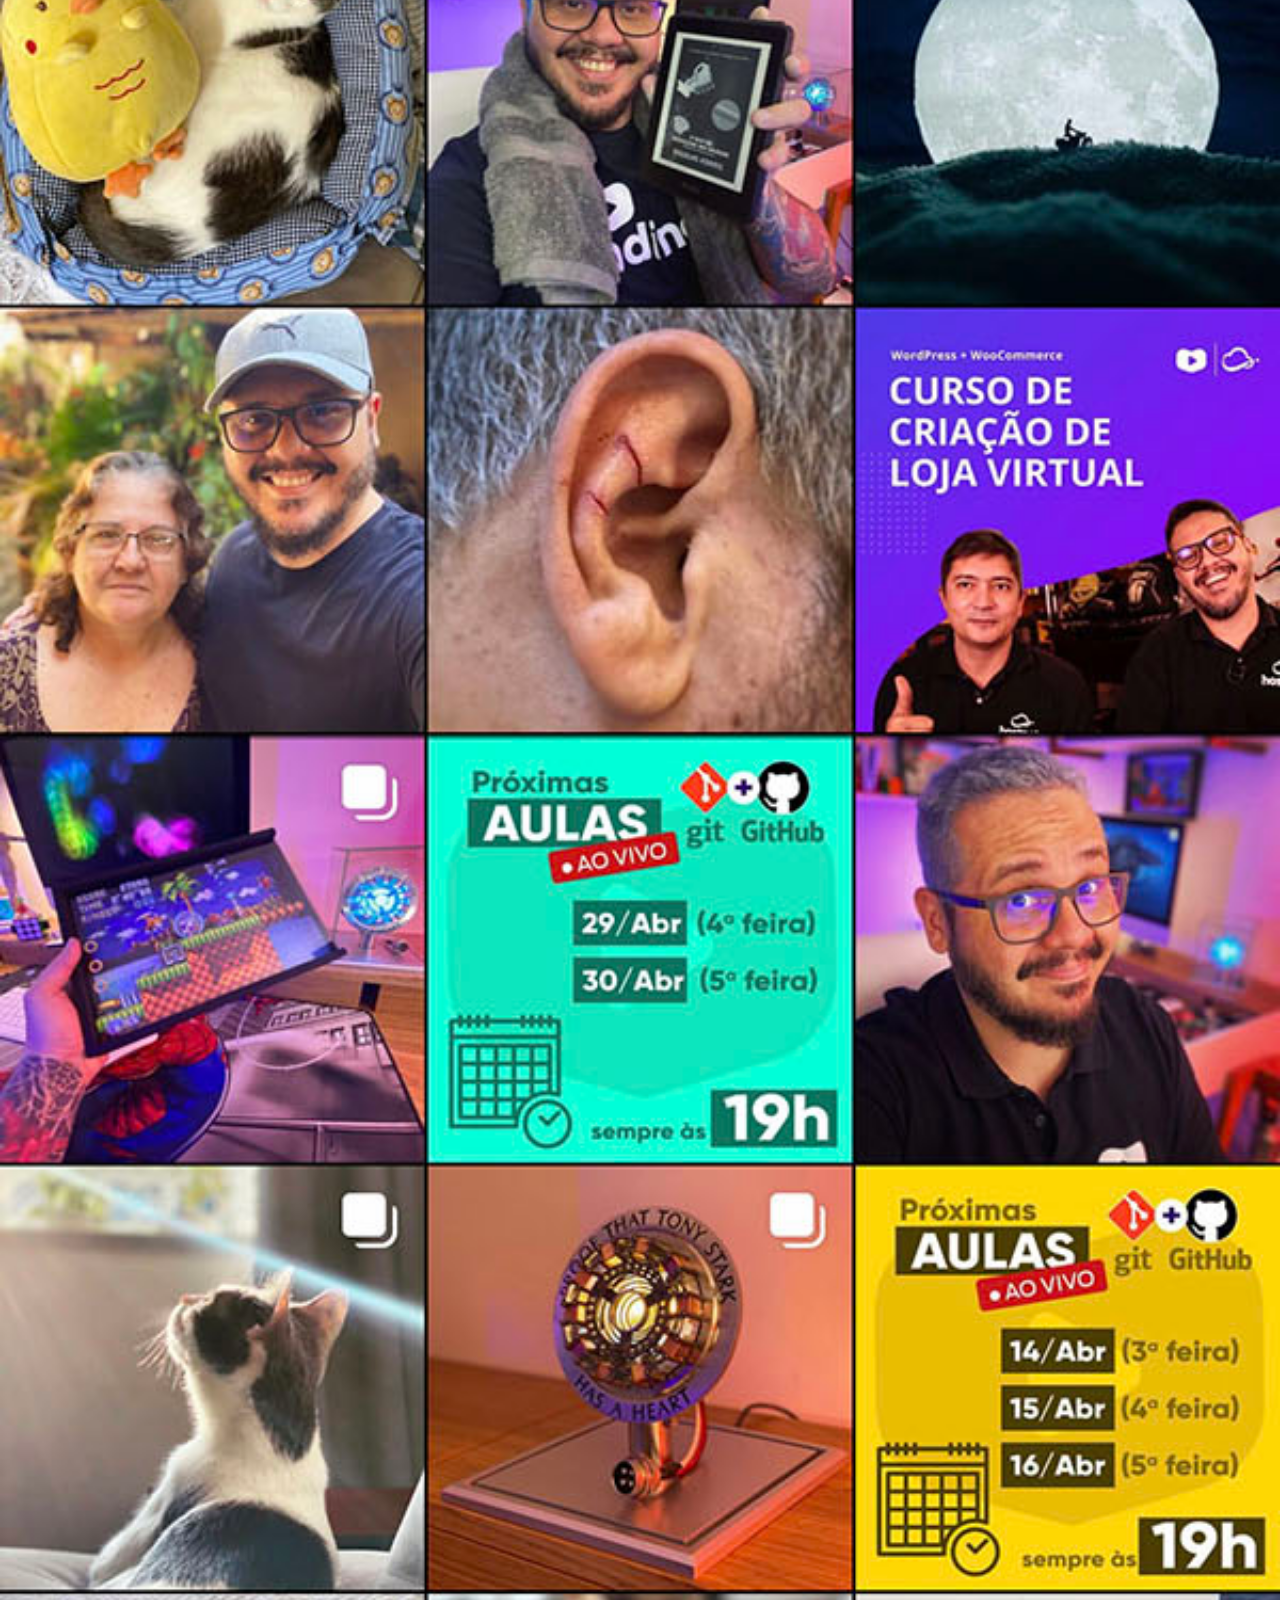
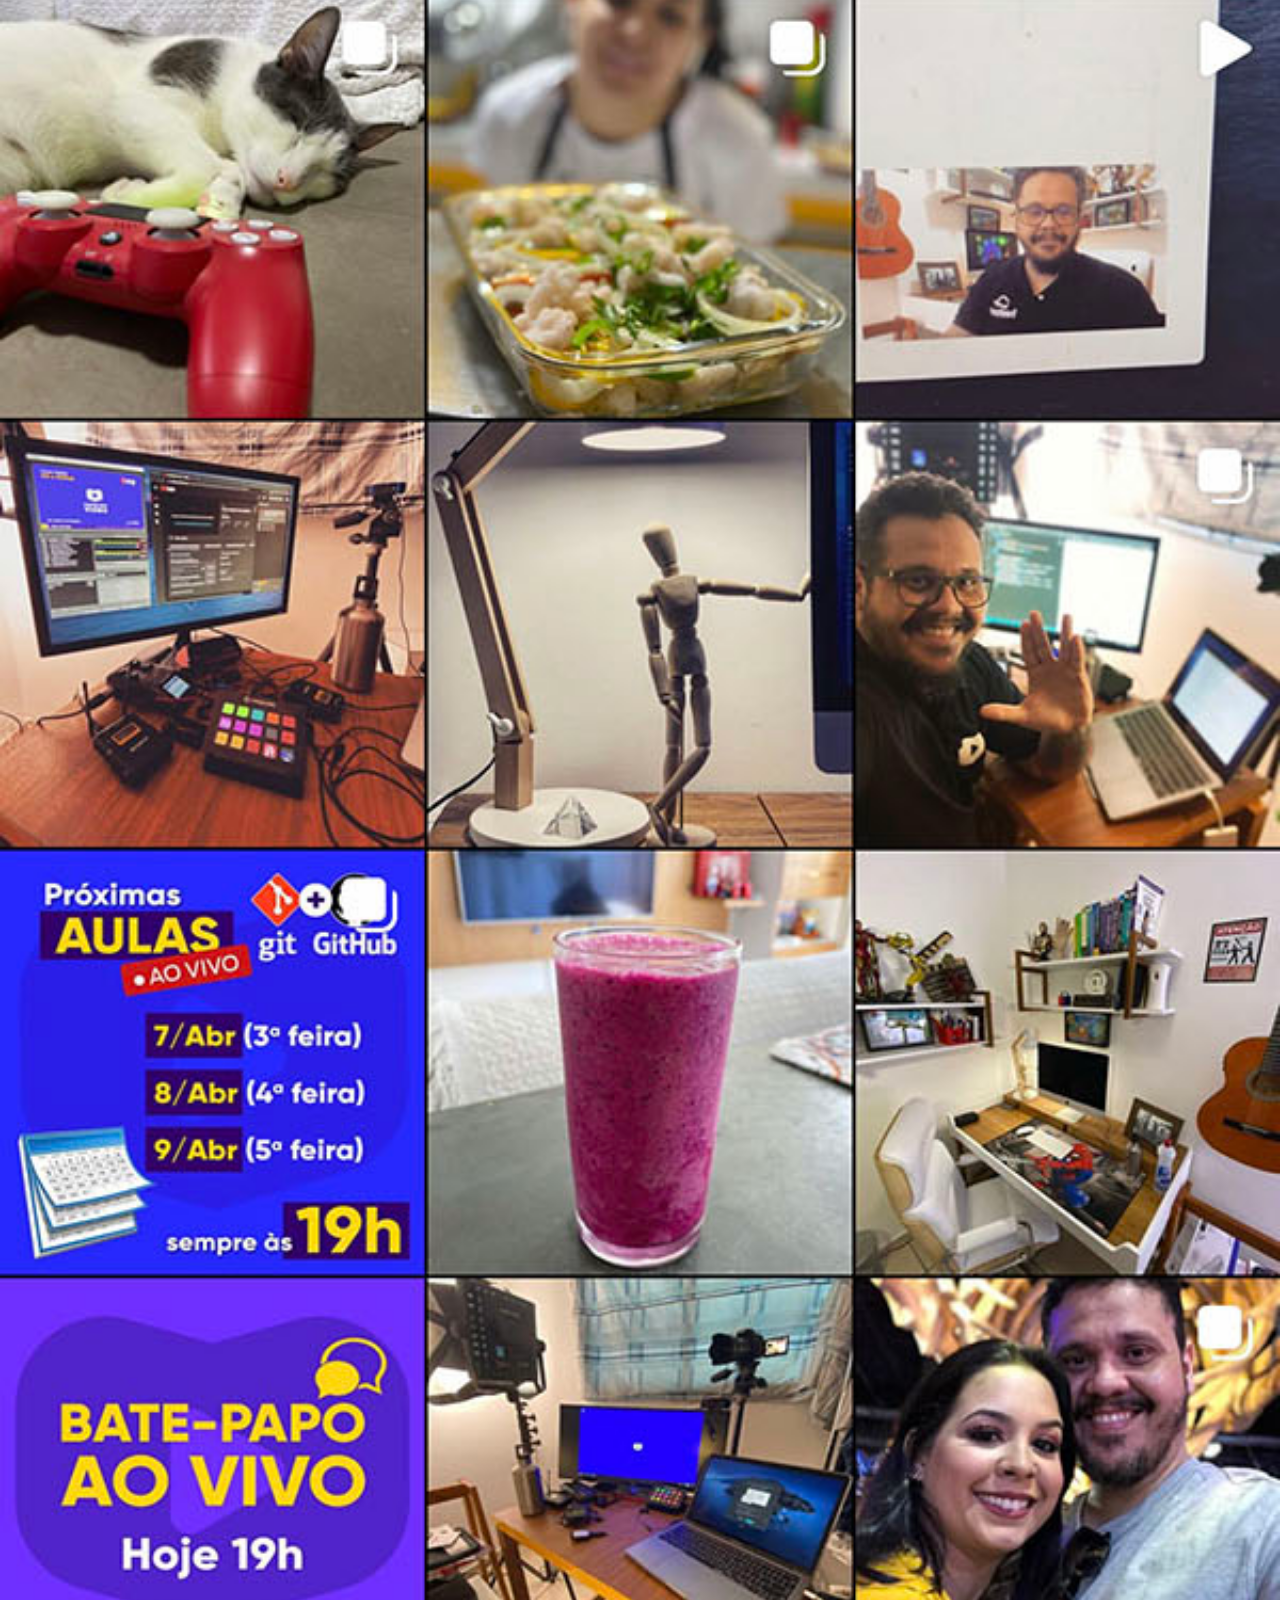
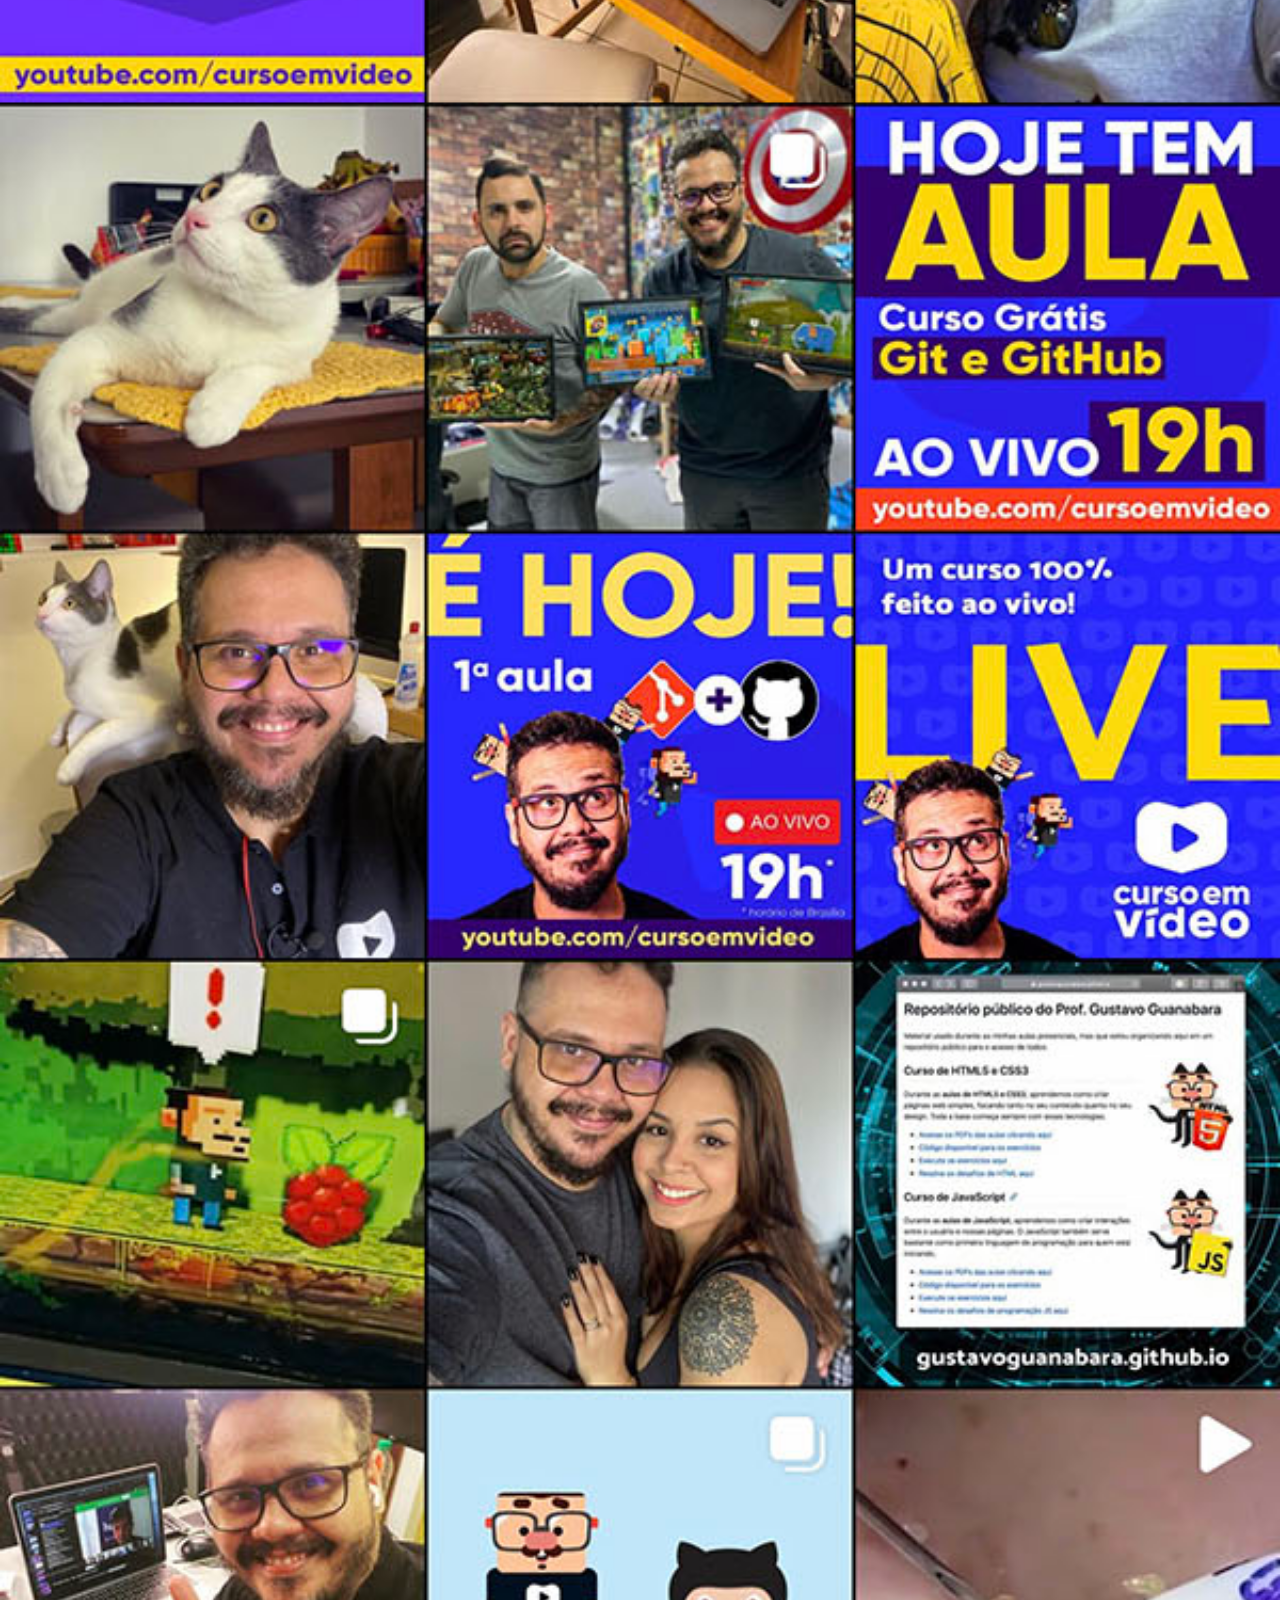
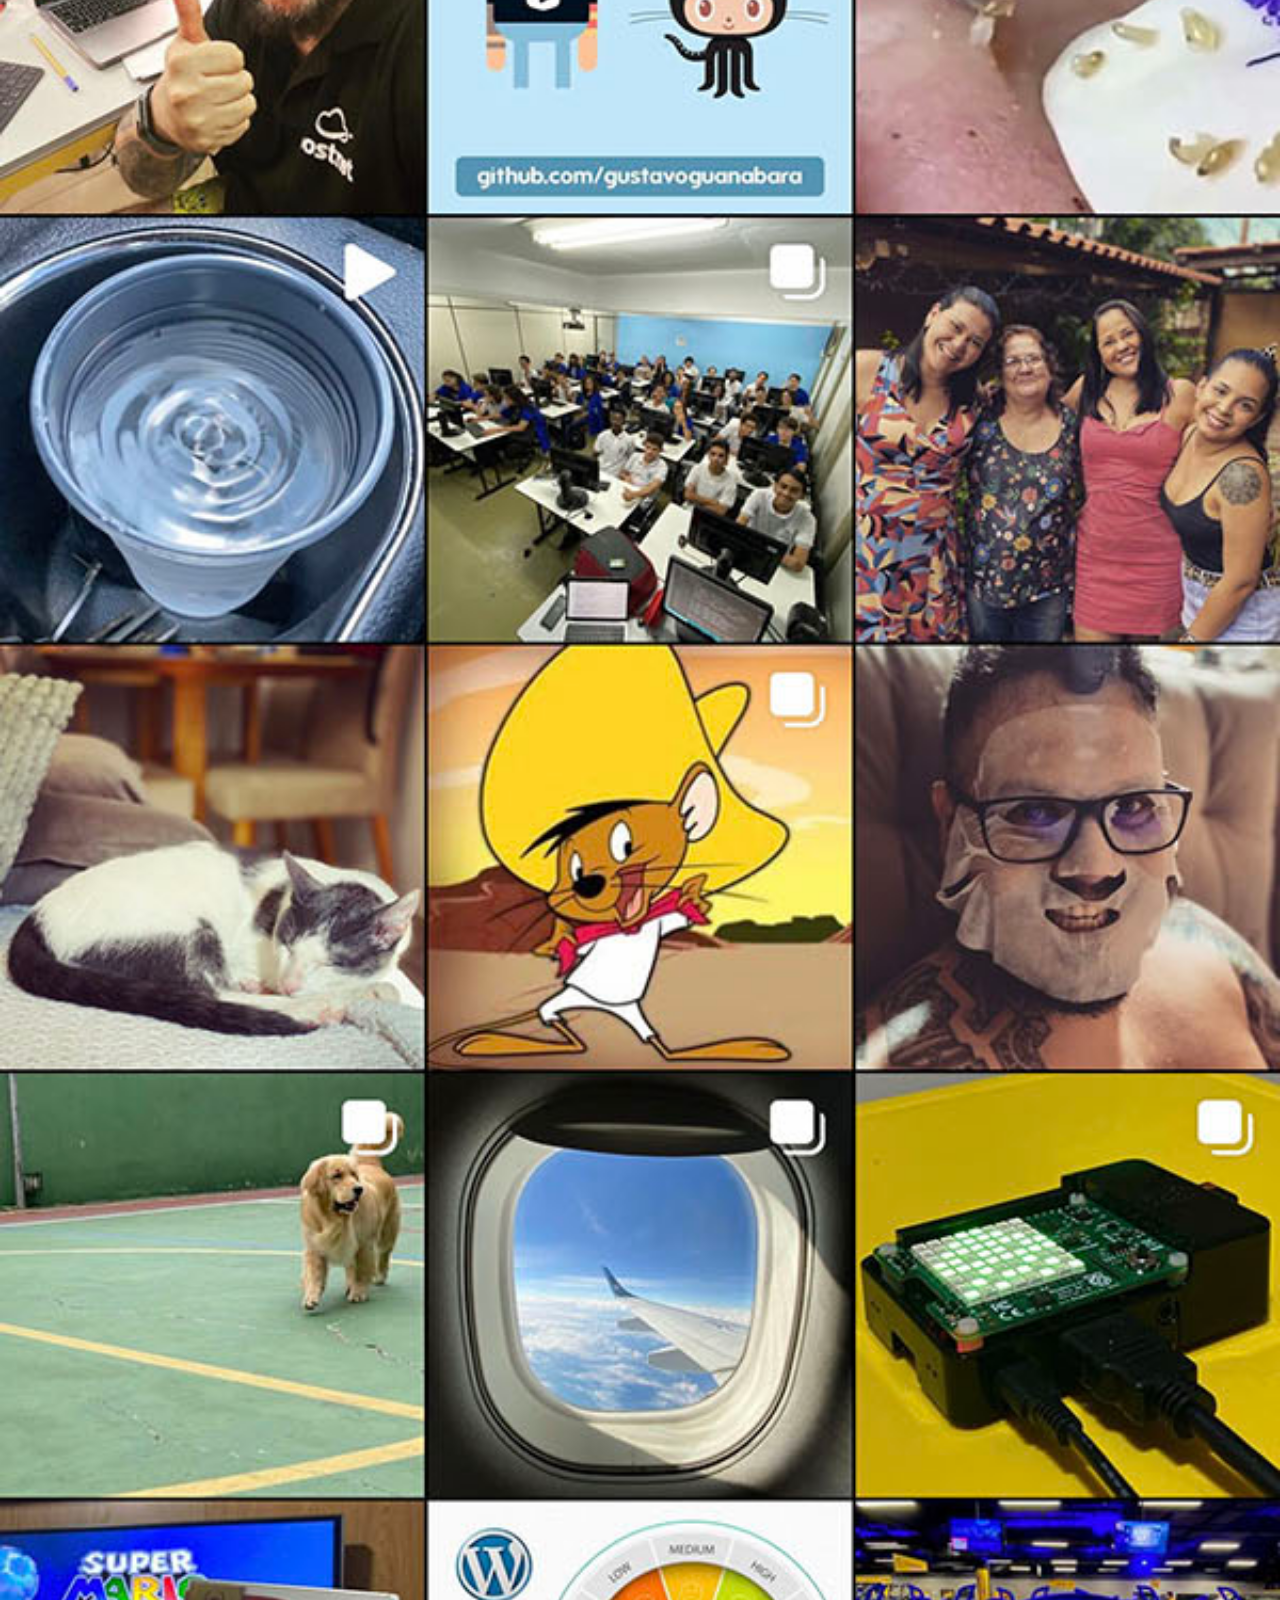
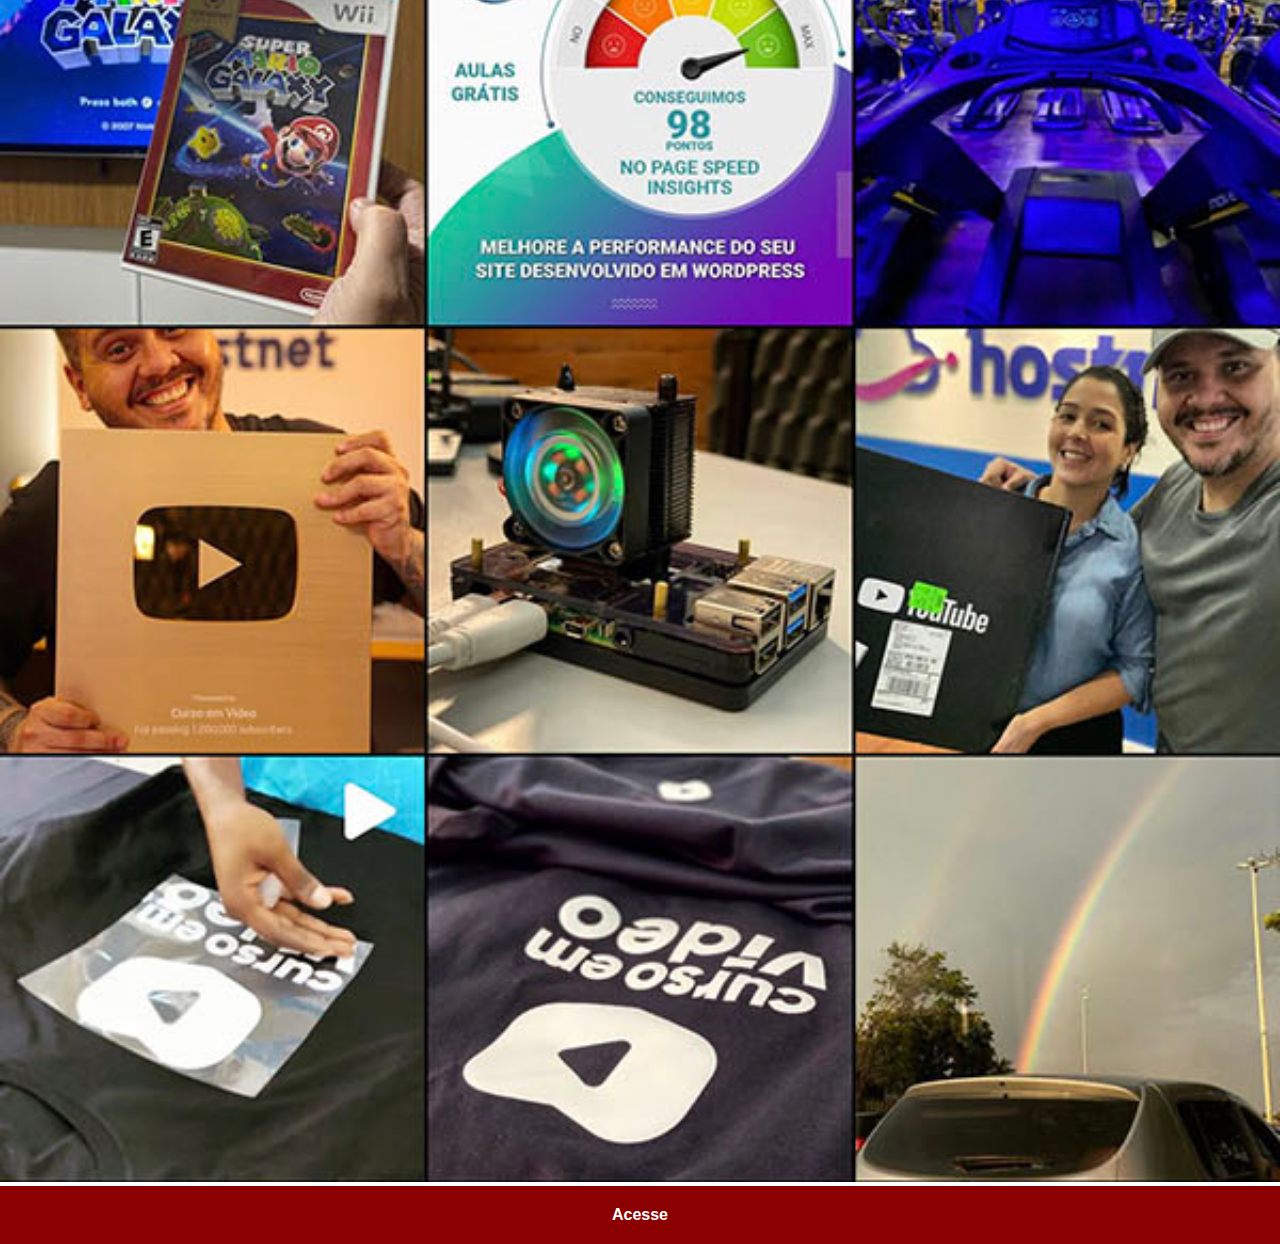
<file: instagram.html>
<!DOCTYPE html>
<html lang="pt-br">
<head>
    <meta charset="UTF-8">
    <meta name="viewport" content="width=device-width, initial-scale=1.0">
    <title>Instagram</title>
    <link rel="stylesheet" href="estilos/social.css">
</head>
<body>
    <img src="pacote-d013/imagens/tela-instagram.jpg" alt="Instagram">
    <a href="https://www.instagram.com/p/CtZgPEHubro/" target="_blank">Acesse</a>
</body>
</html>
</file>
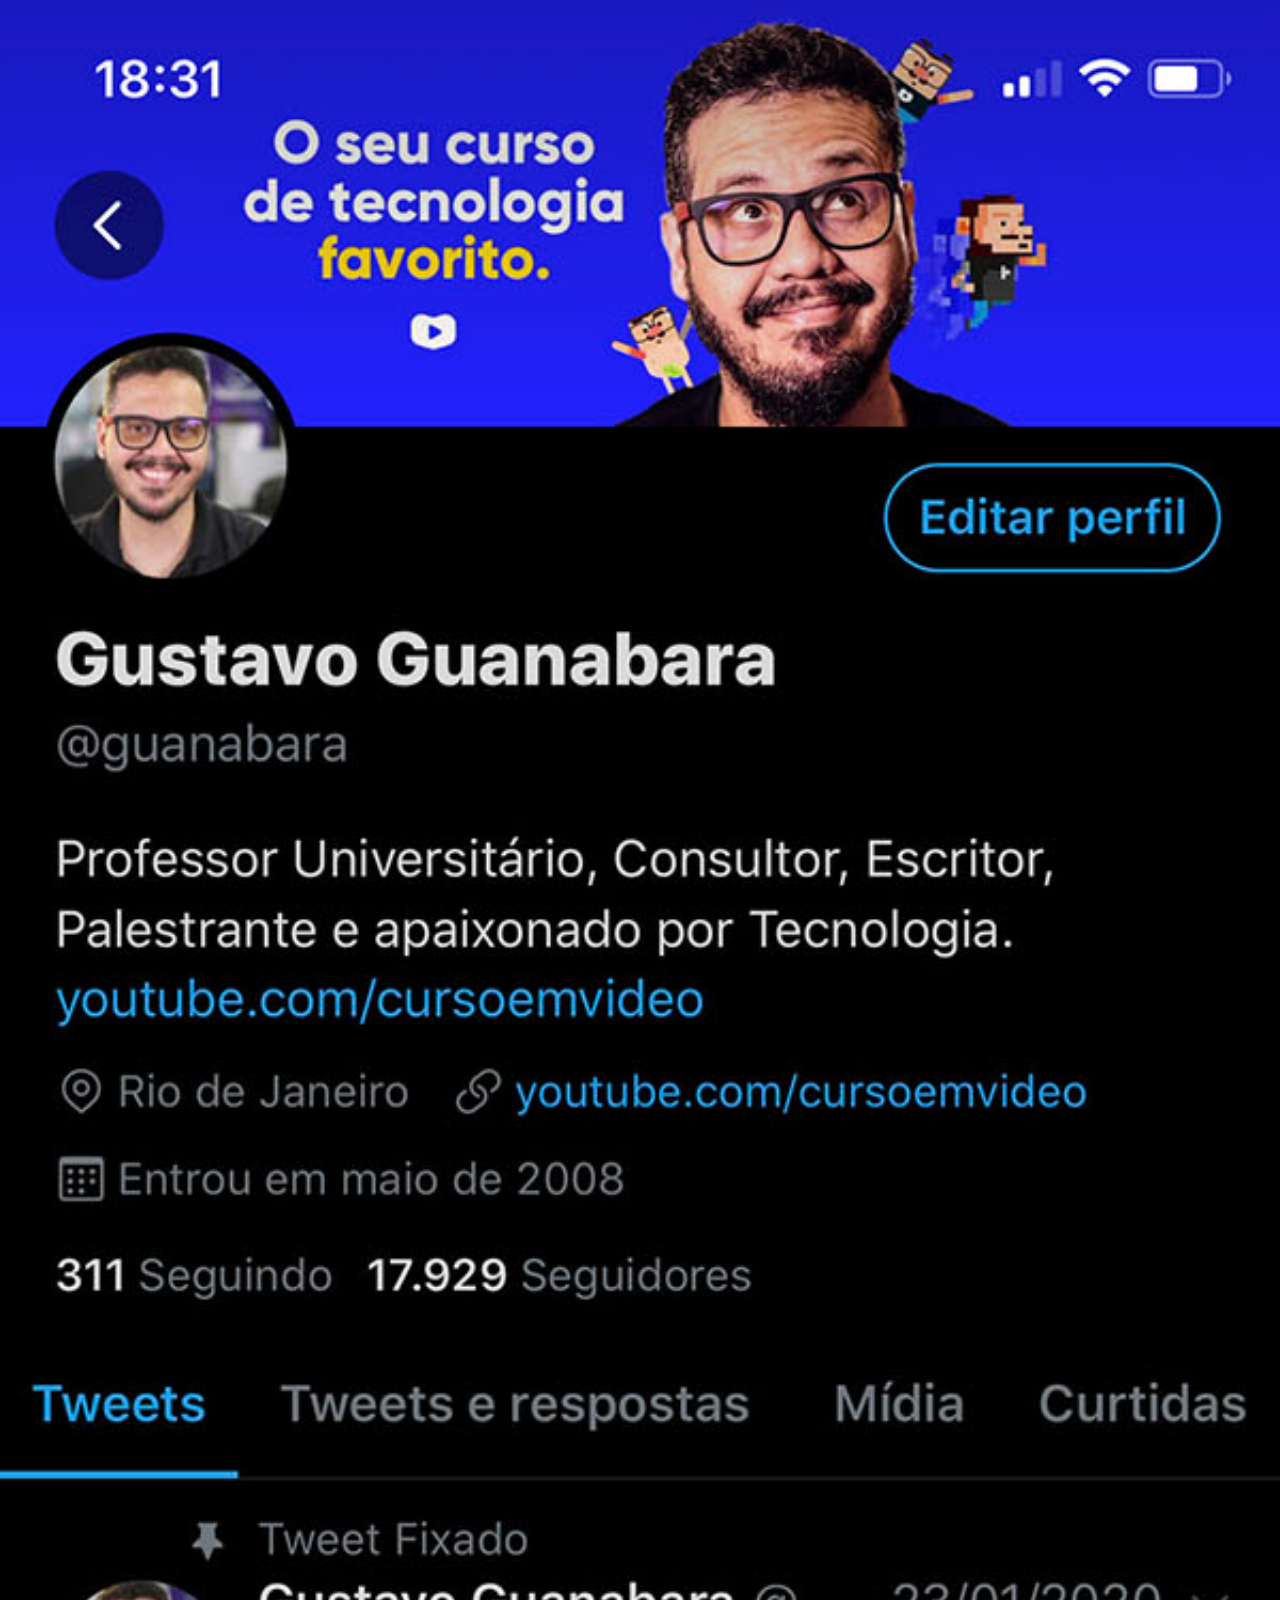
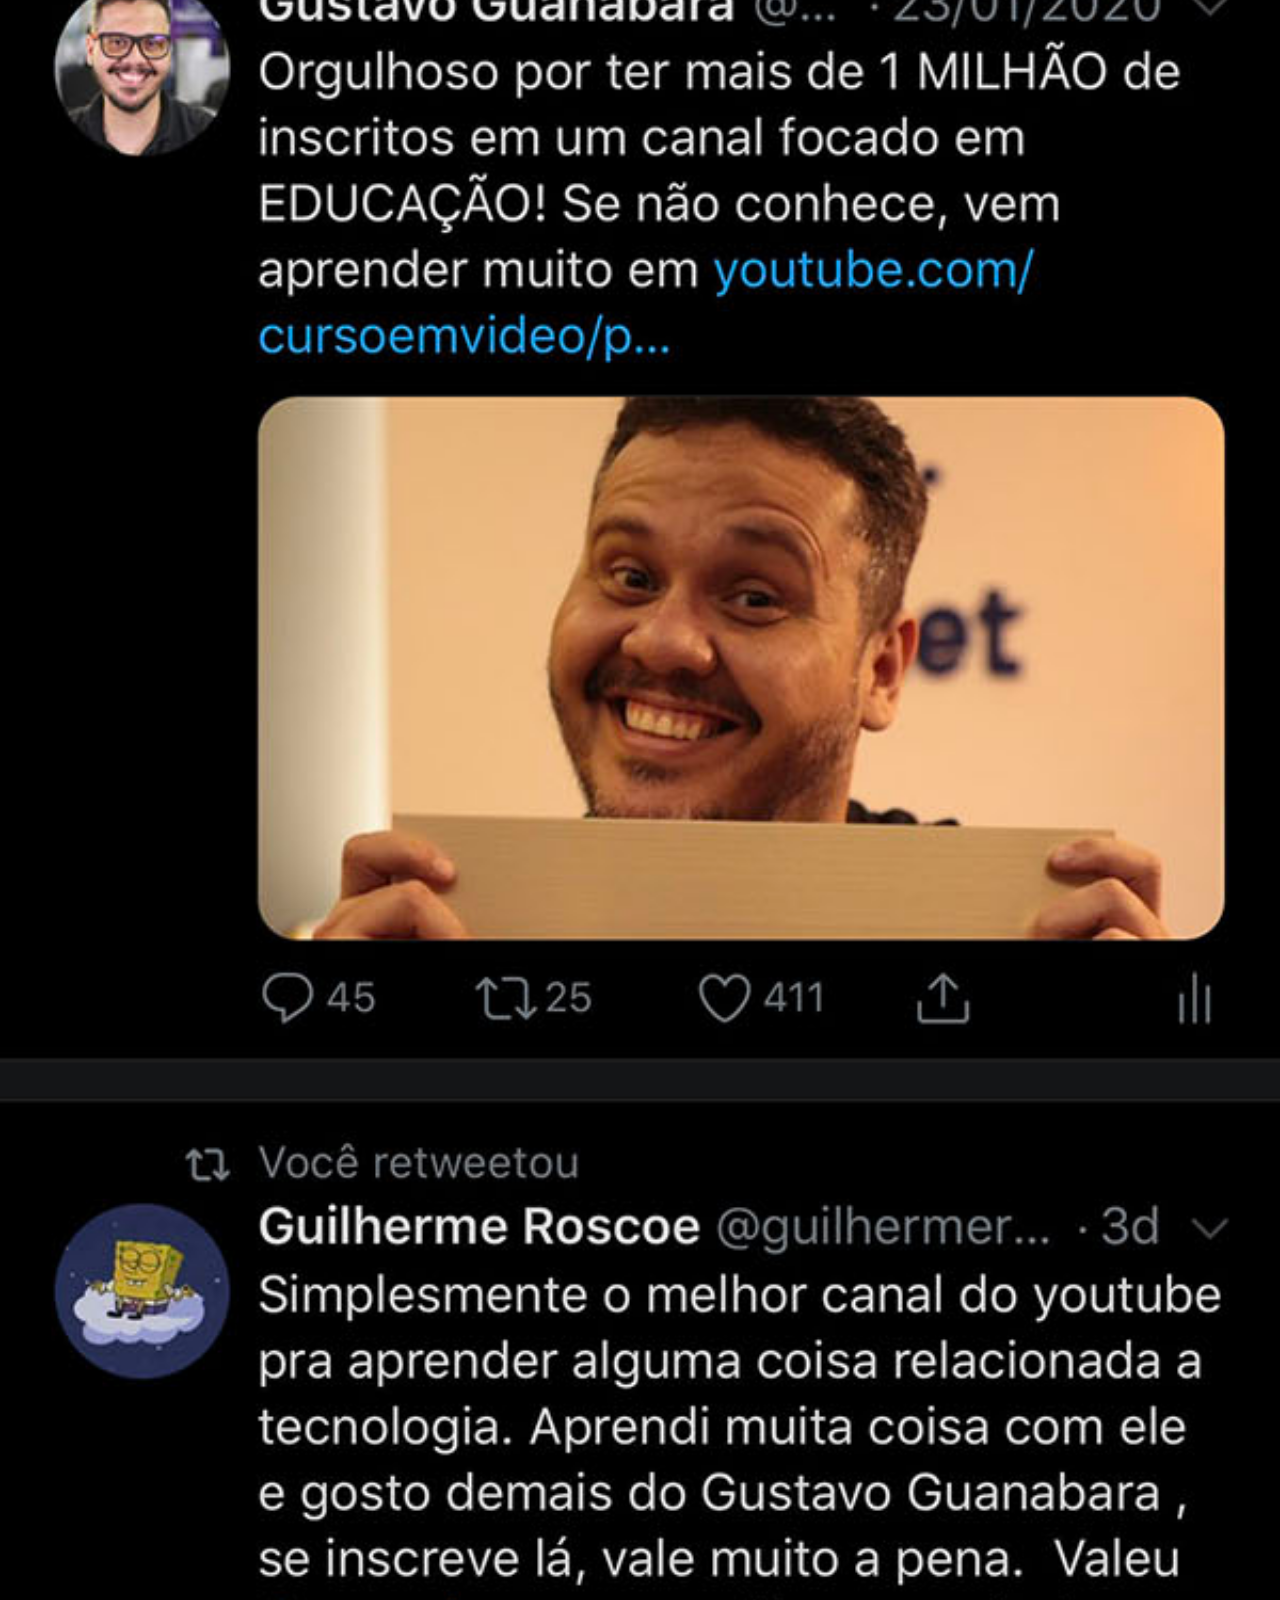
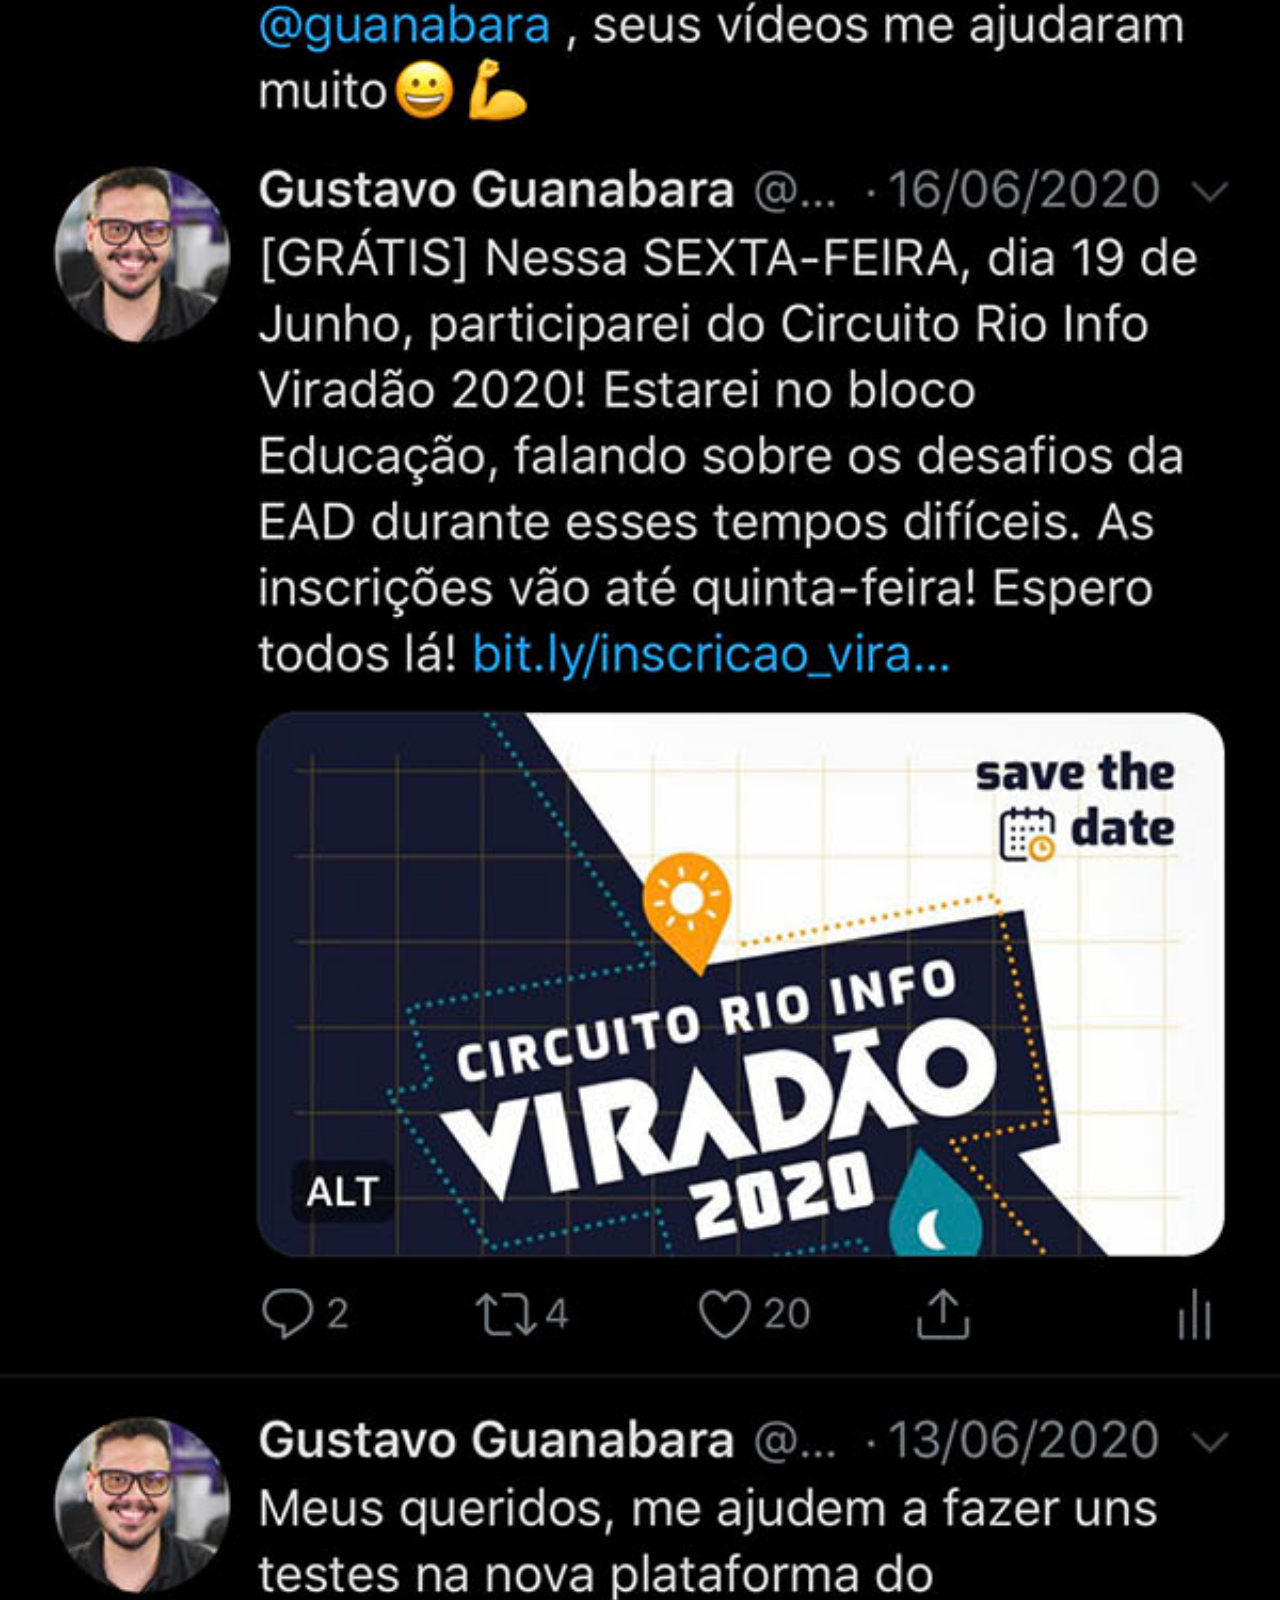
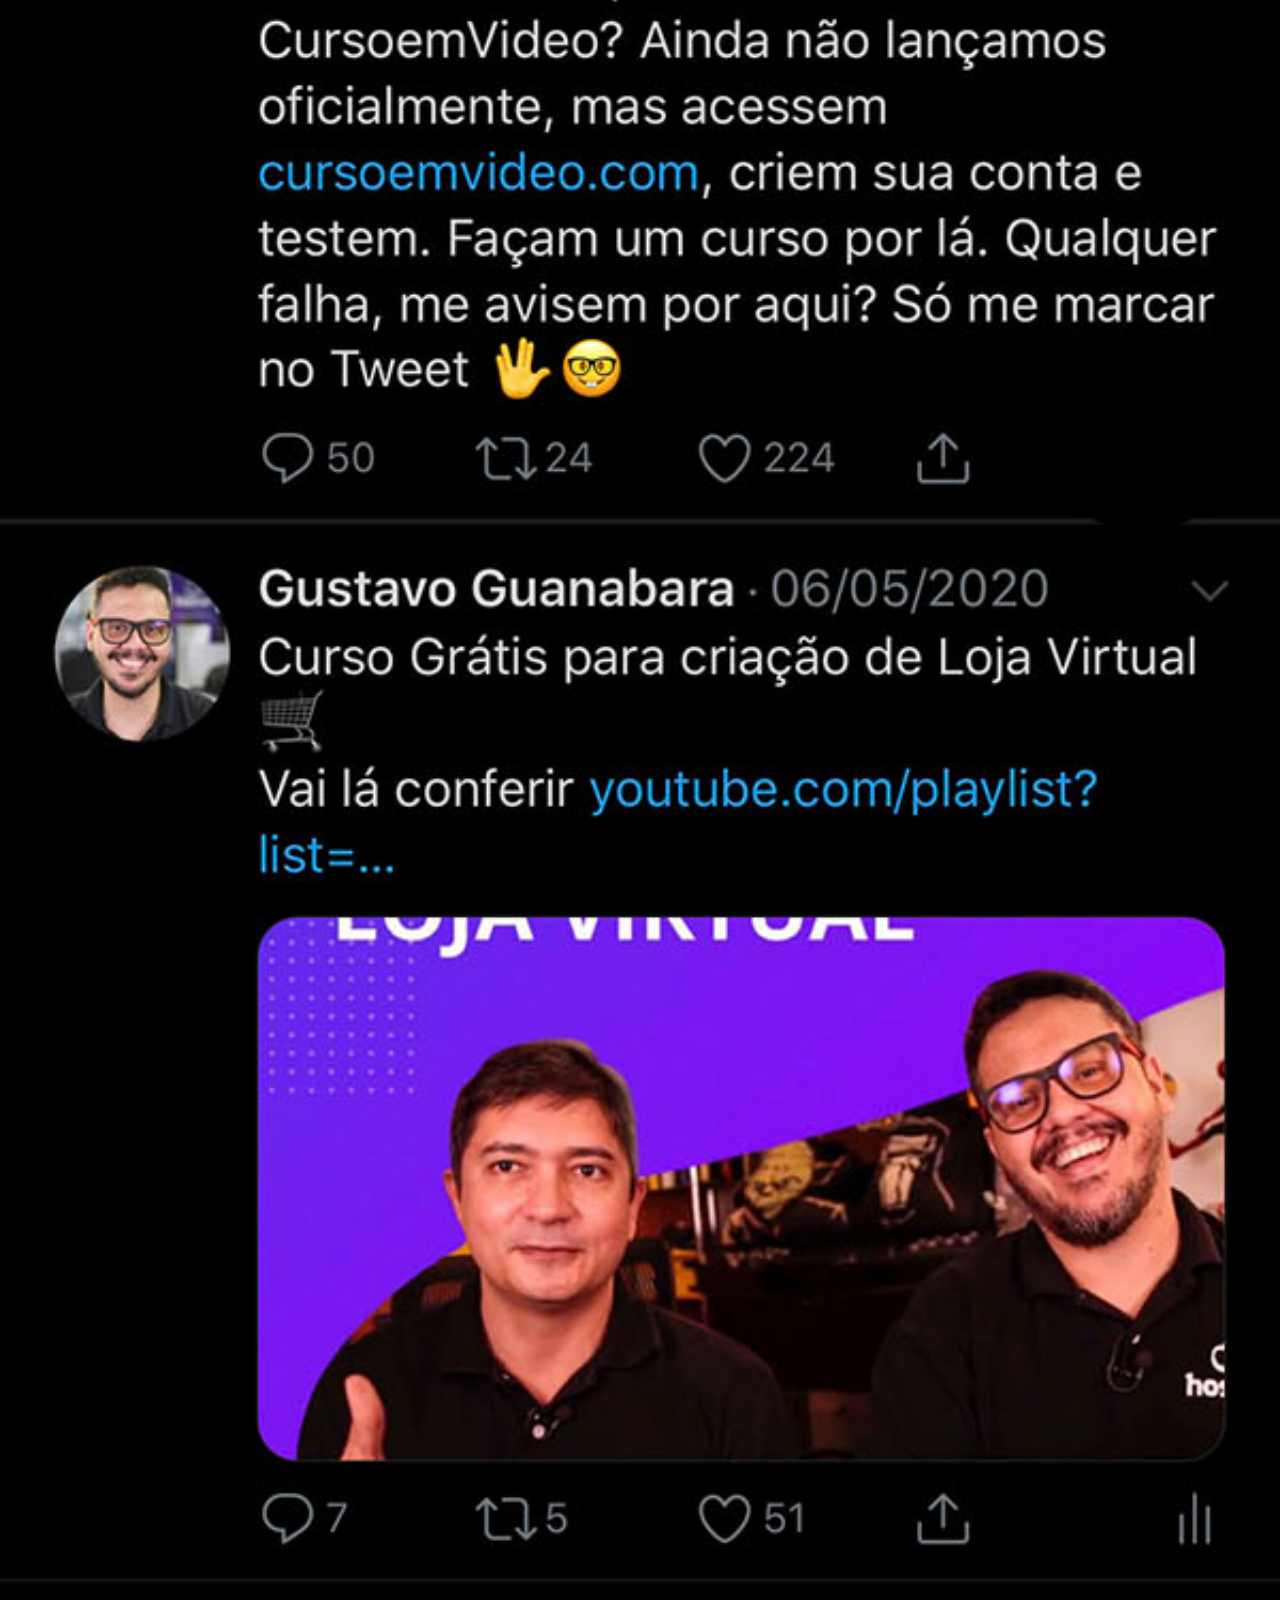
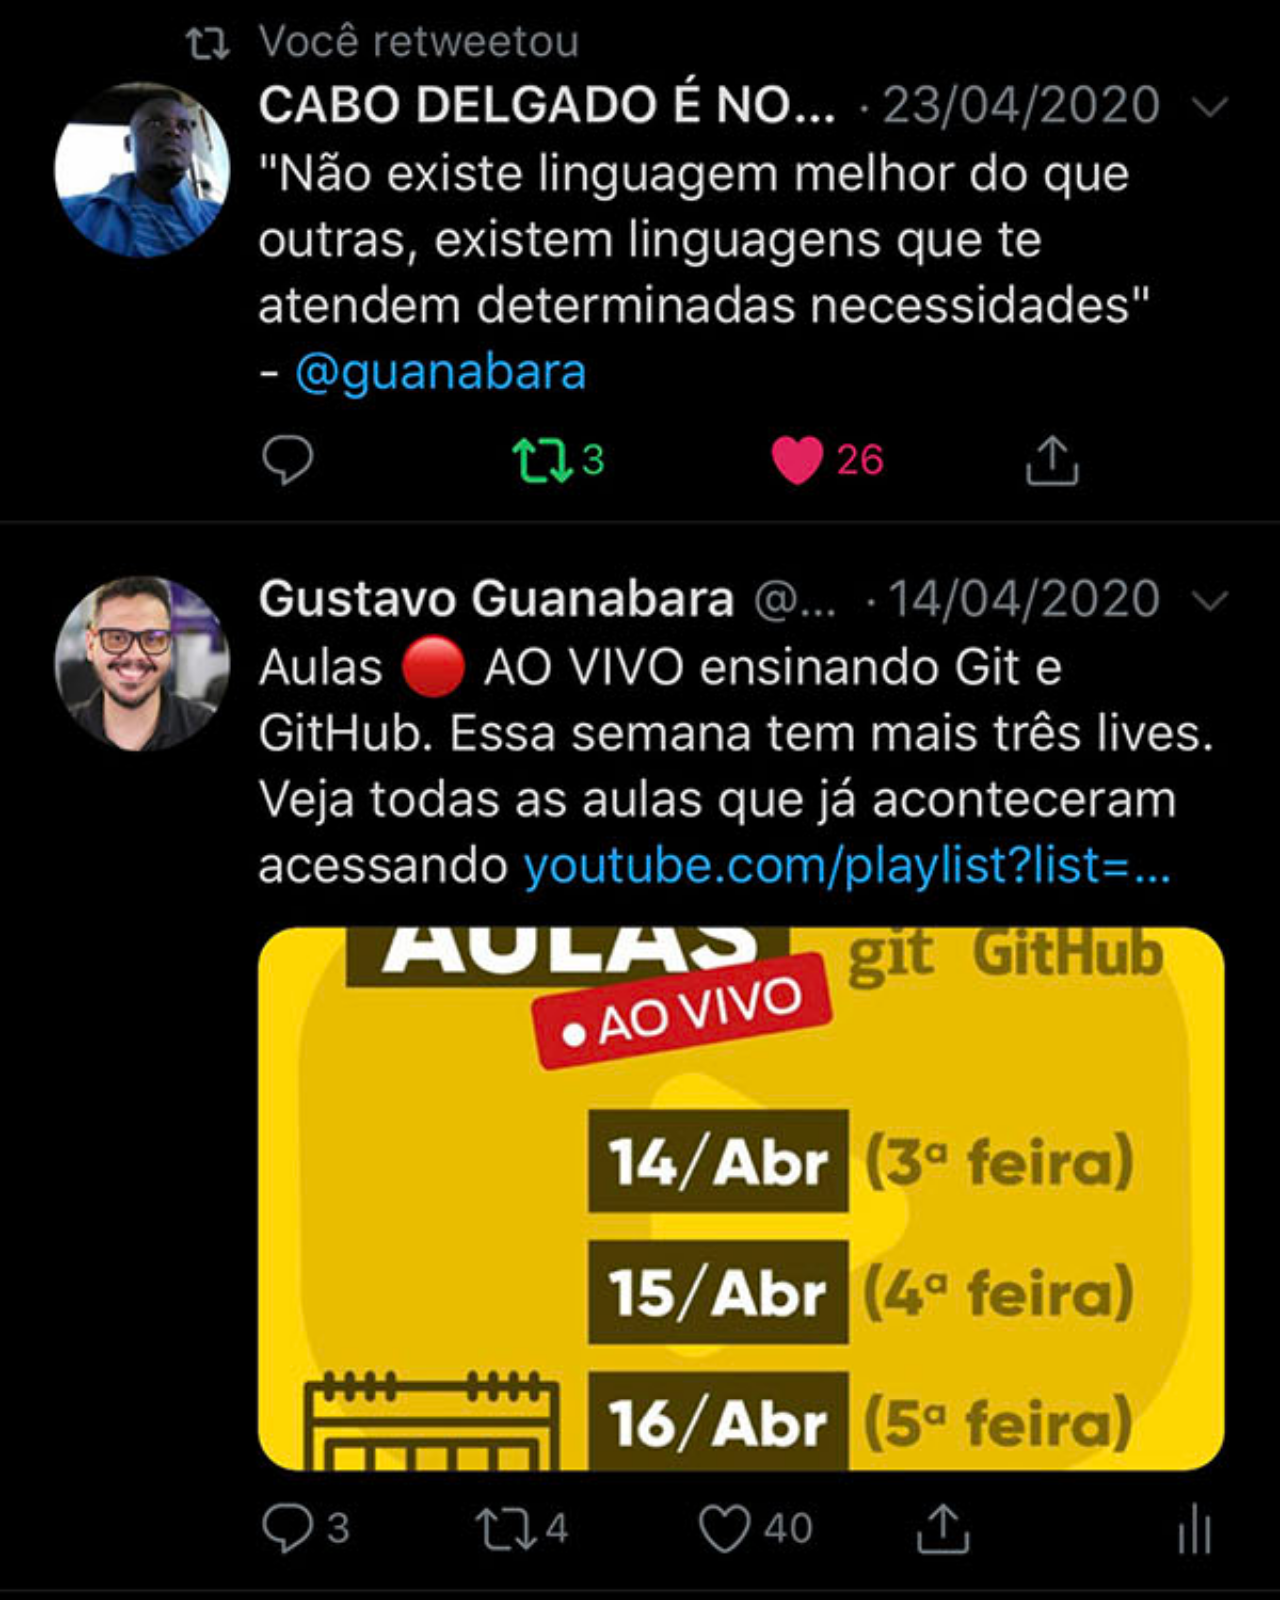
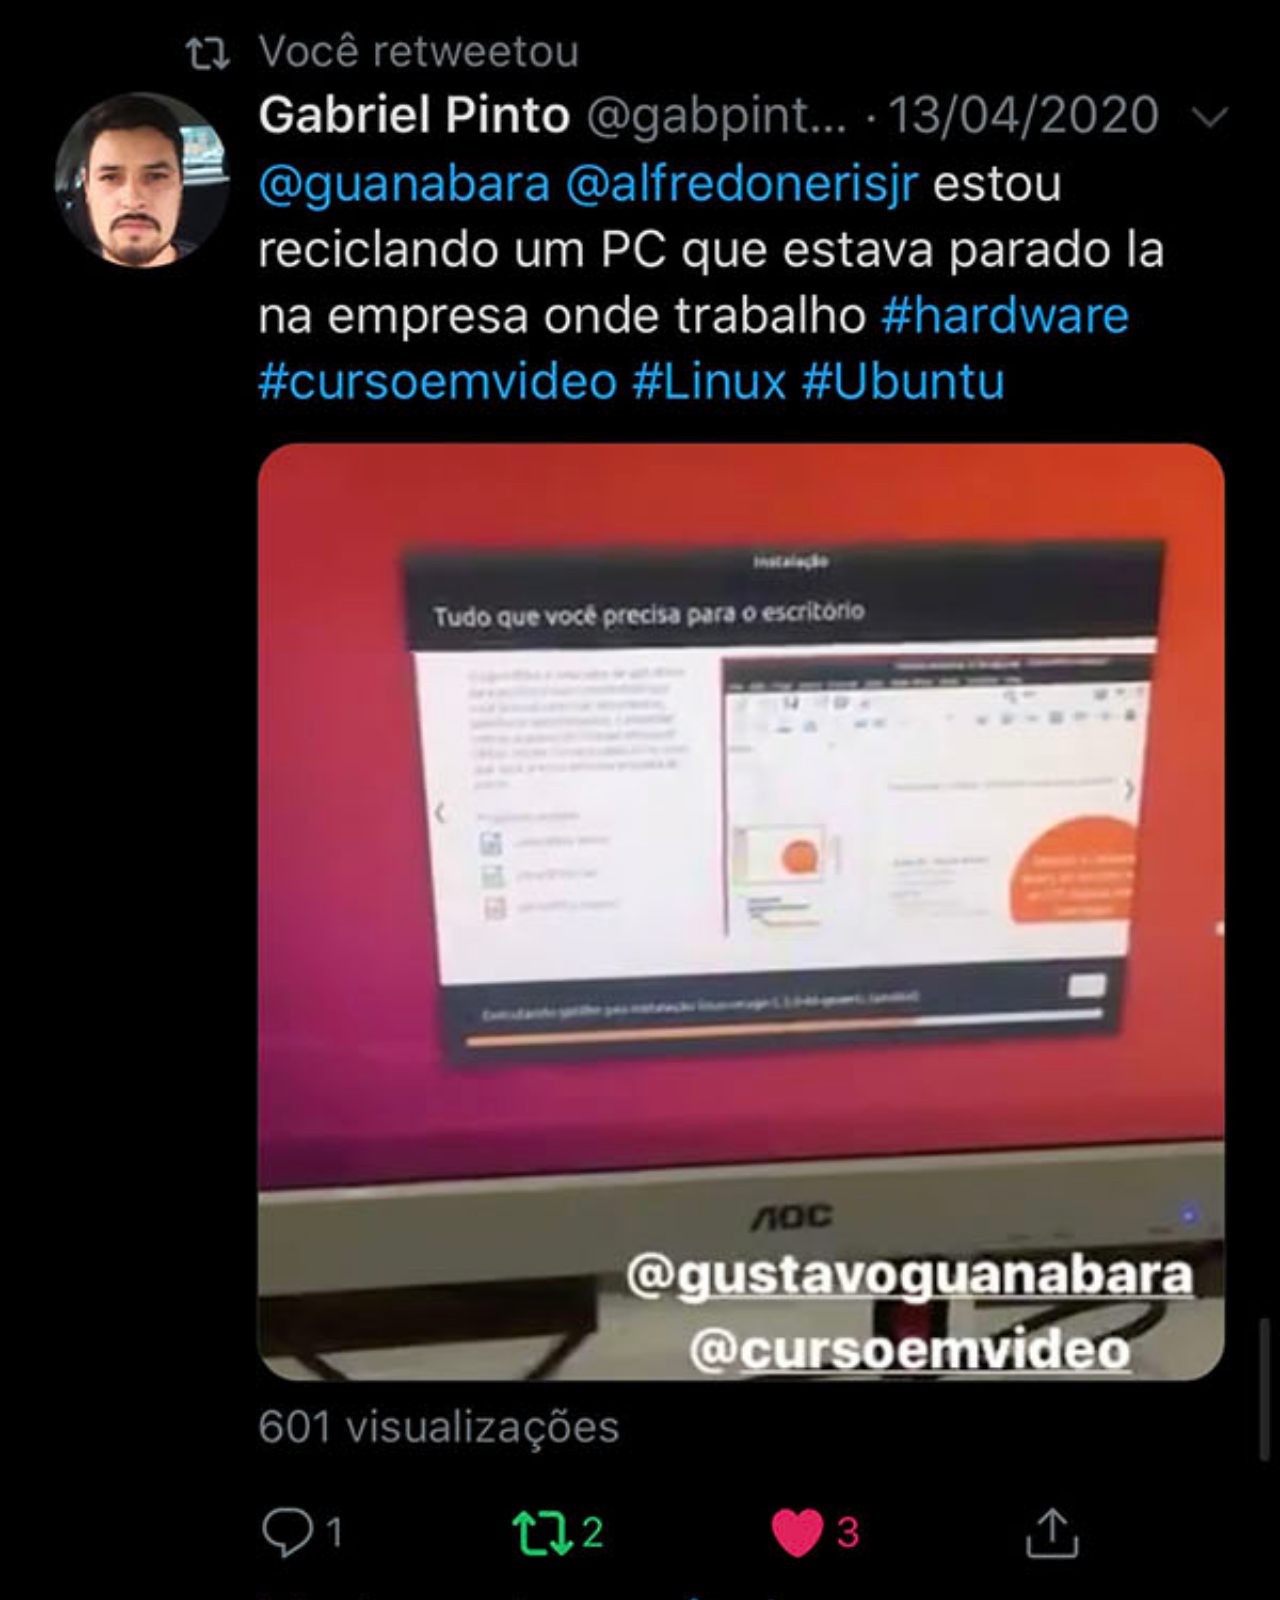
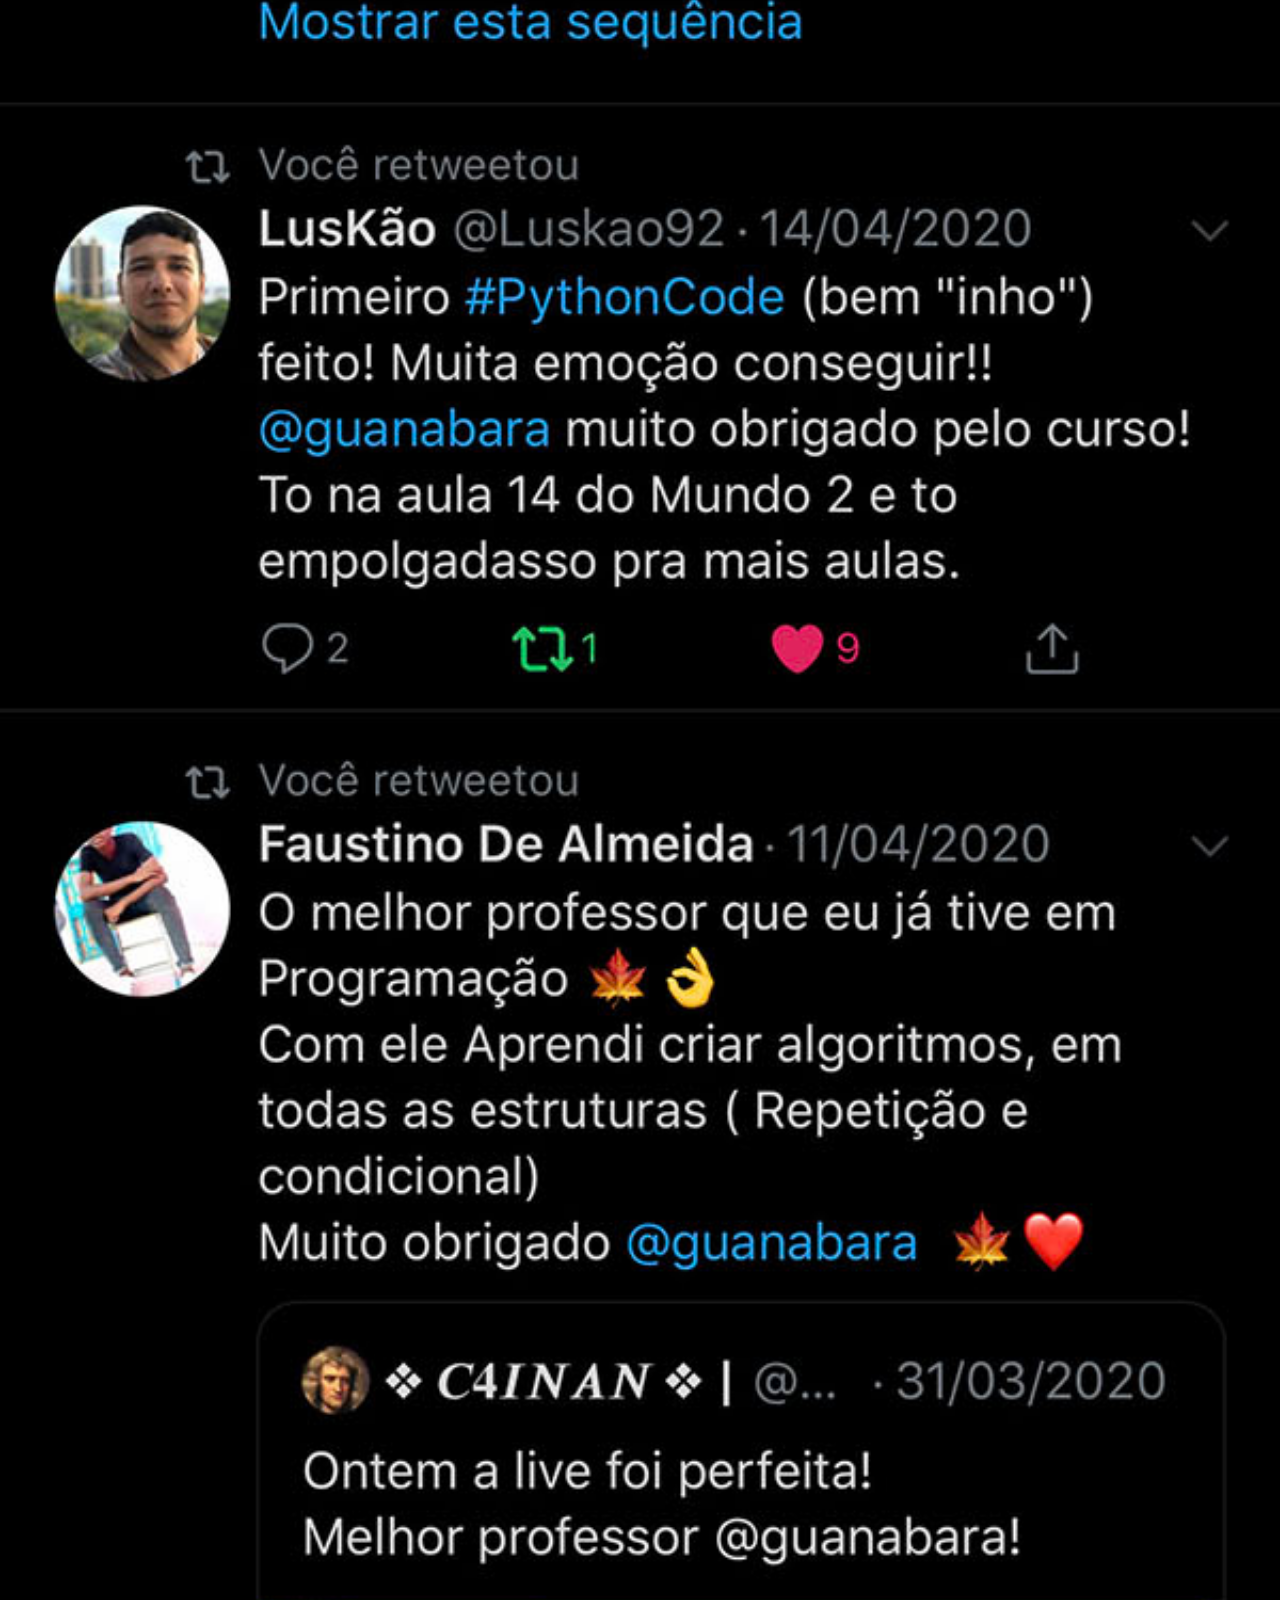
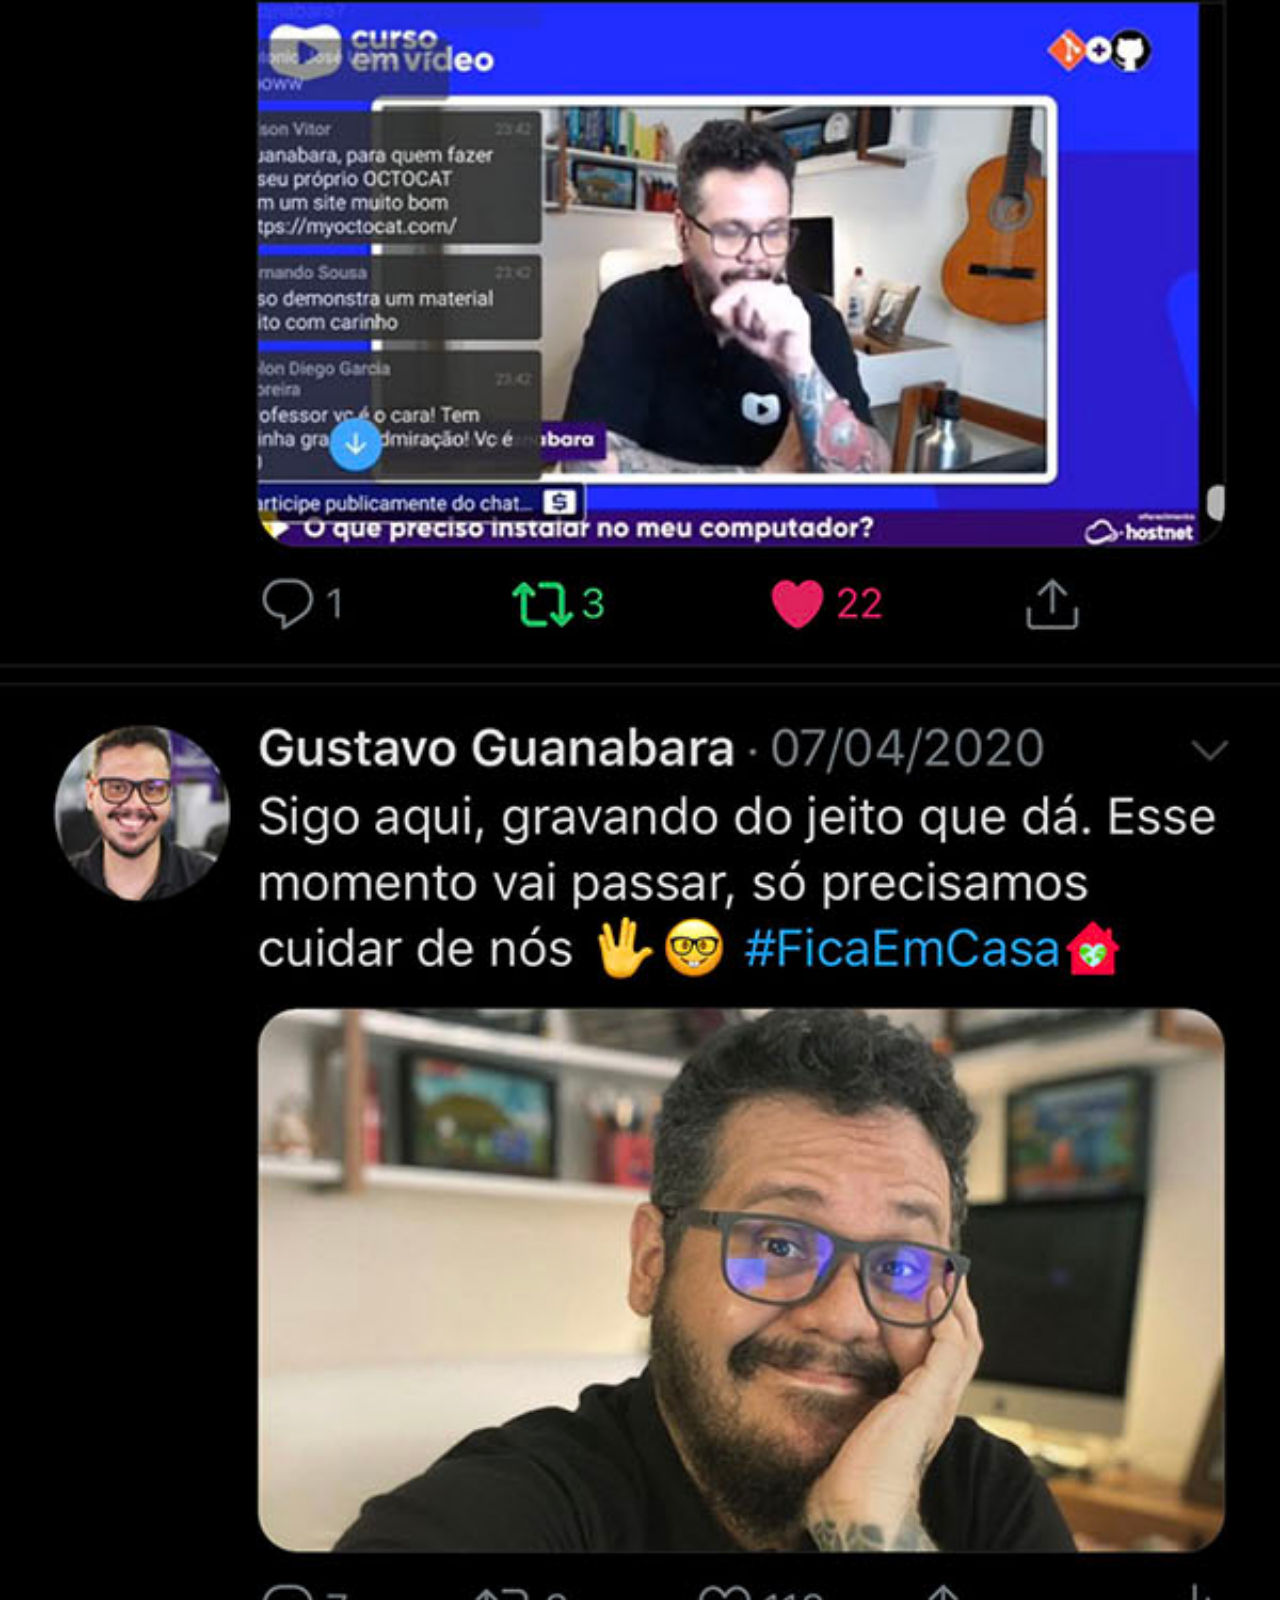
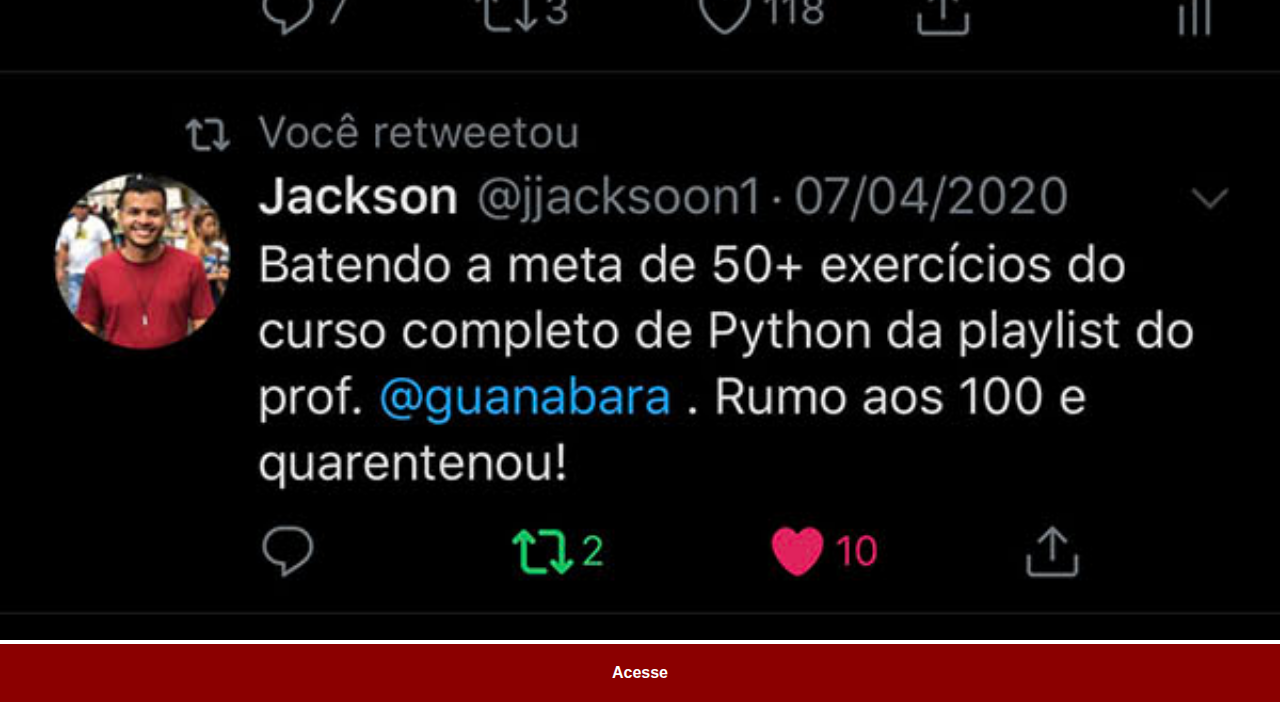
<file: twitter.html>
<!DOCTYPE html>
<html lang="pt-br">
<head>
    <meta charset="UTF-8">
    <meta name="viewport" content="width=device-width, initial-scale=1.0">
    <title>Twitter</title>
    <link rel="stylesheet" href="estilos/social.css">
</head>
<body>
    <img src="pacote-d013/imagens/tela-twitter.jpg" alt="Twitter">
    <a href="https://twitter.com/guanabara" target="_blank">Acesse</a>
</body>
</html>
</file>
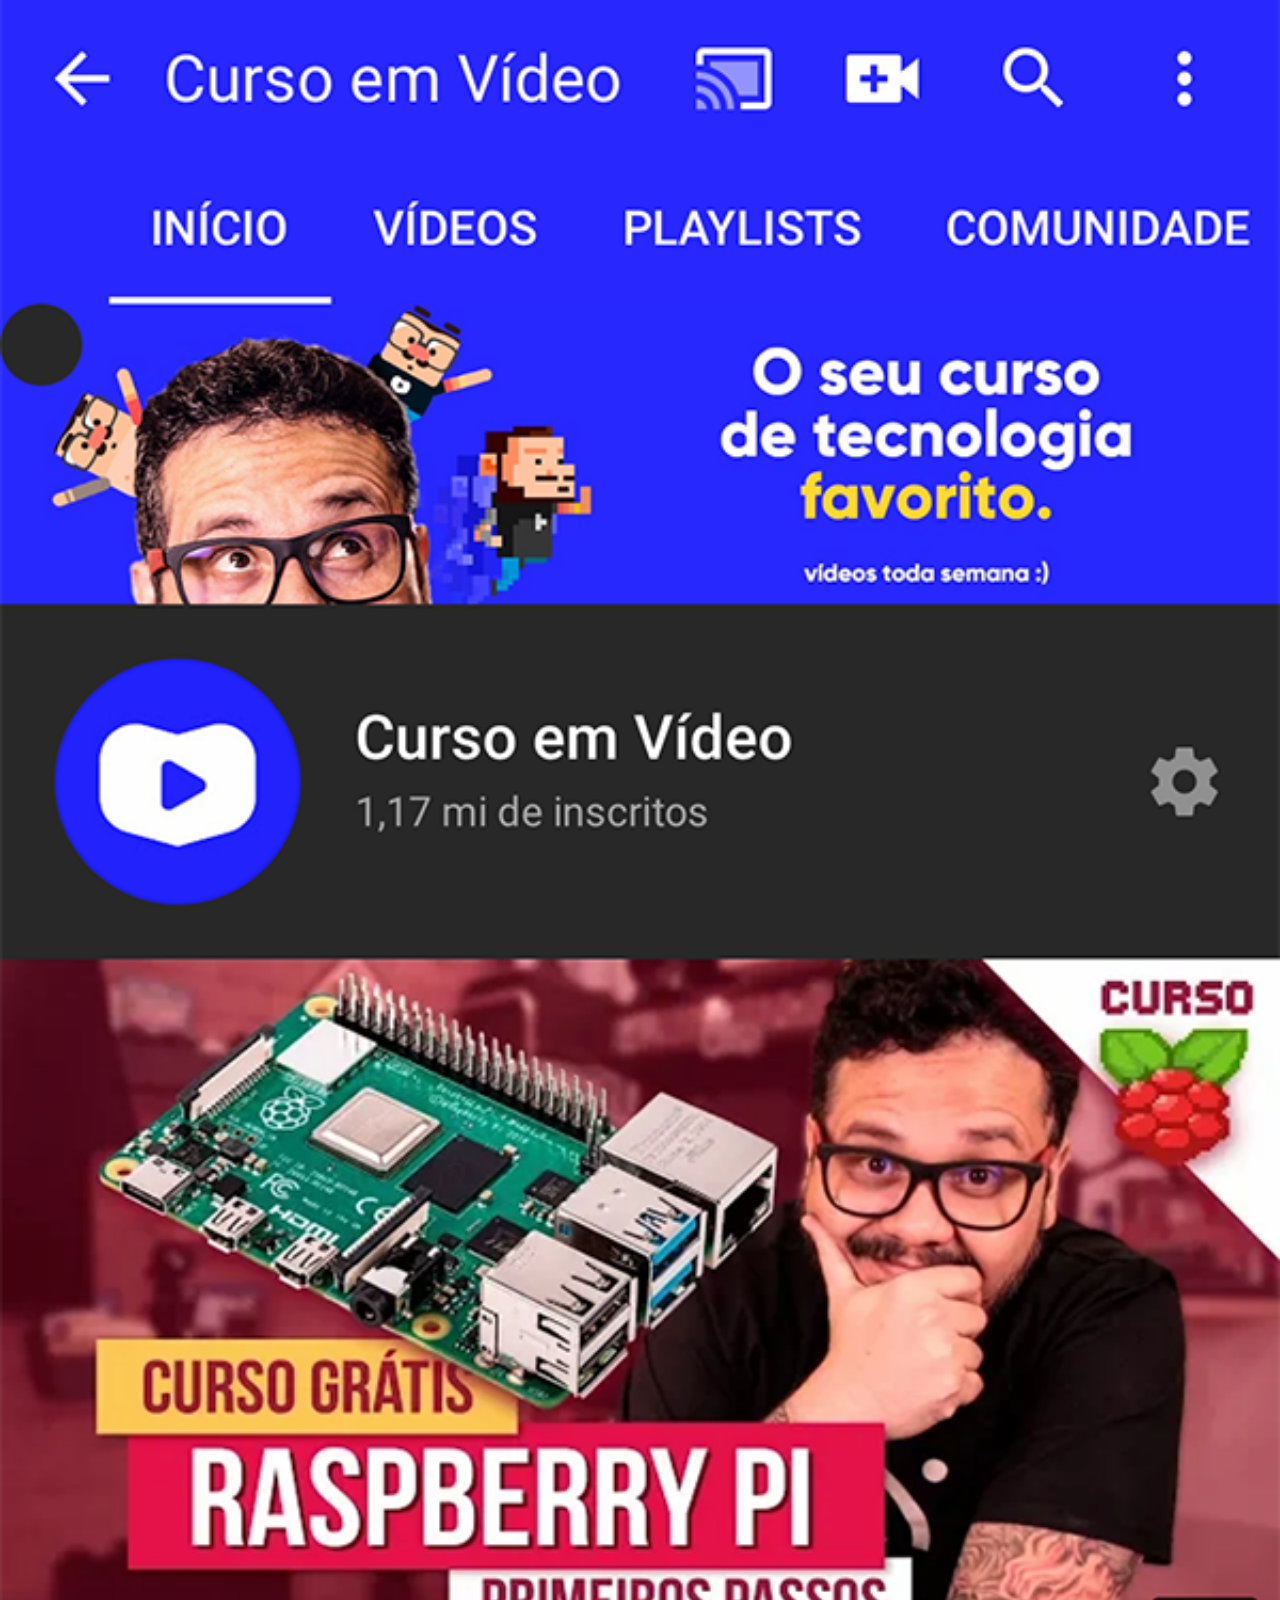
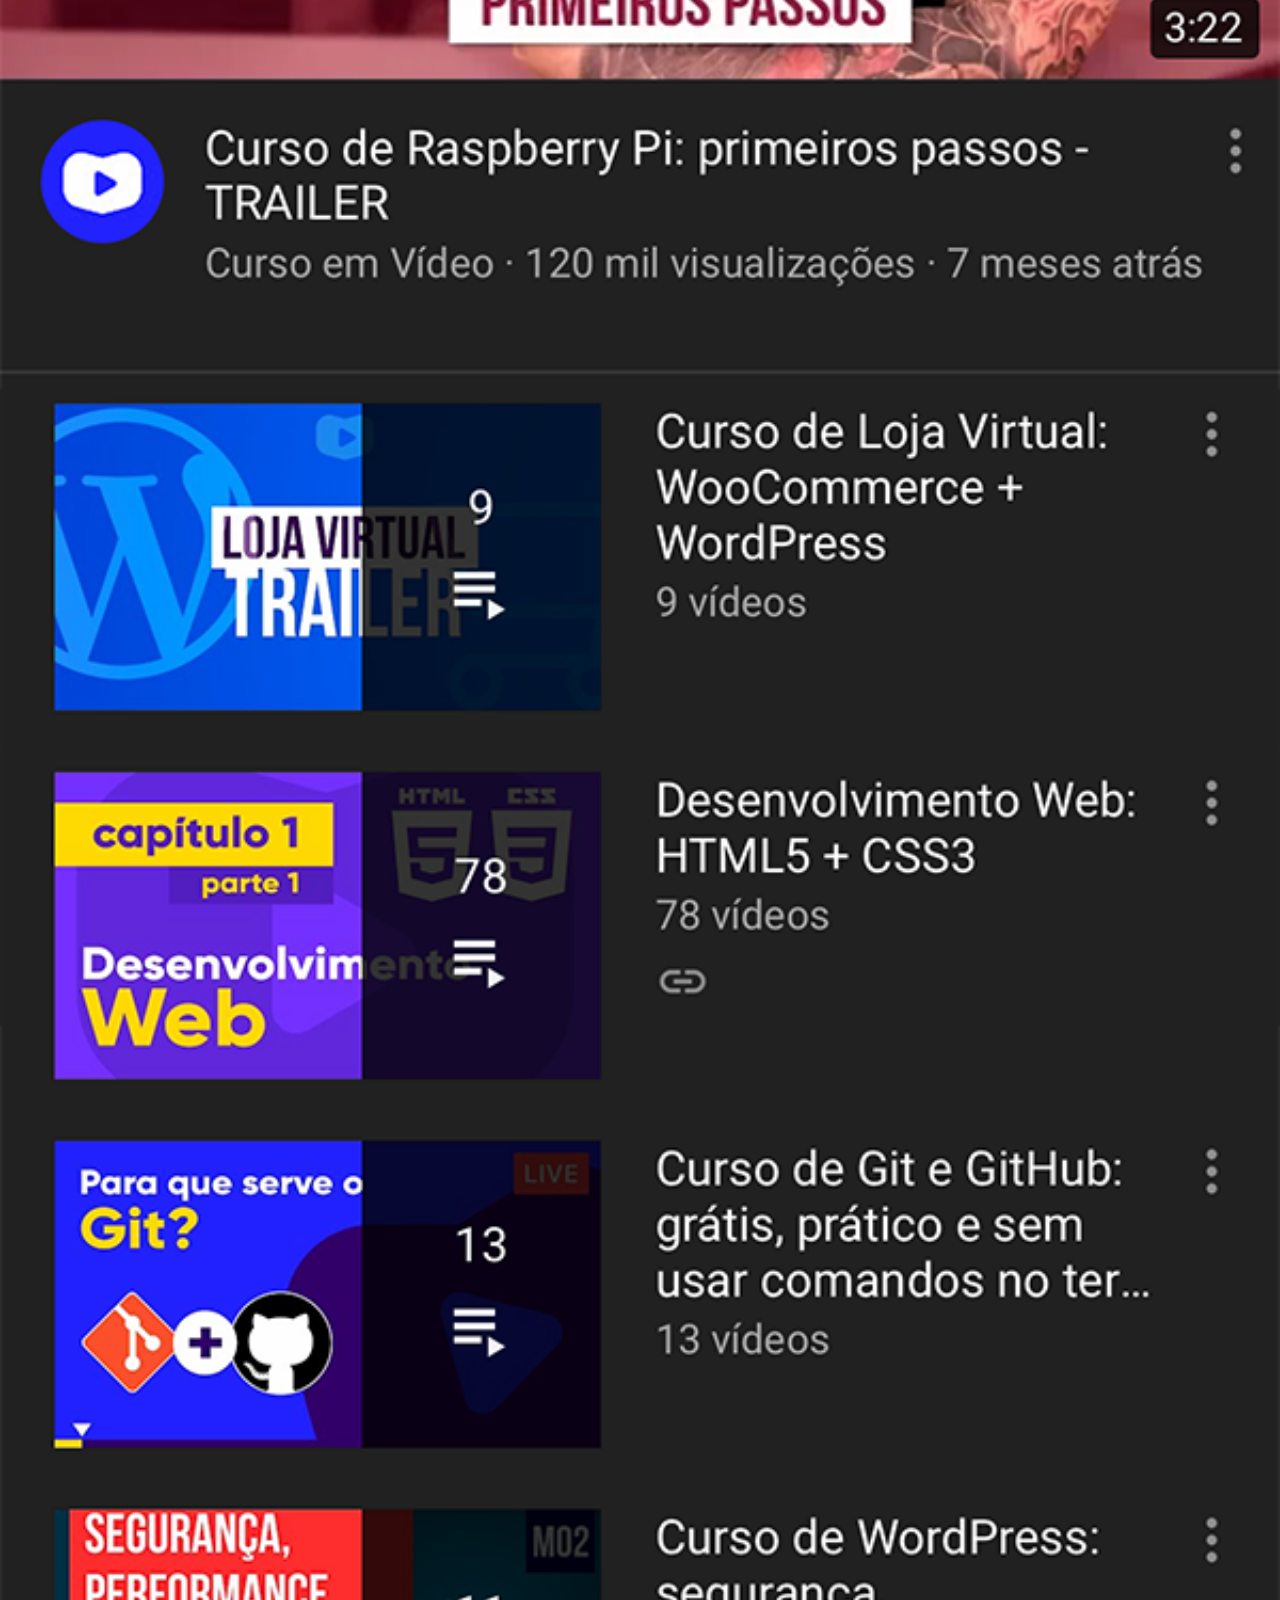
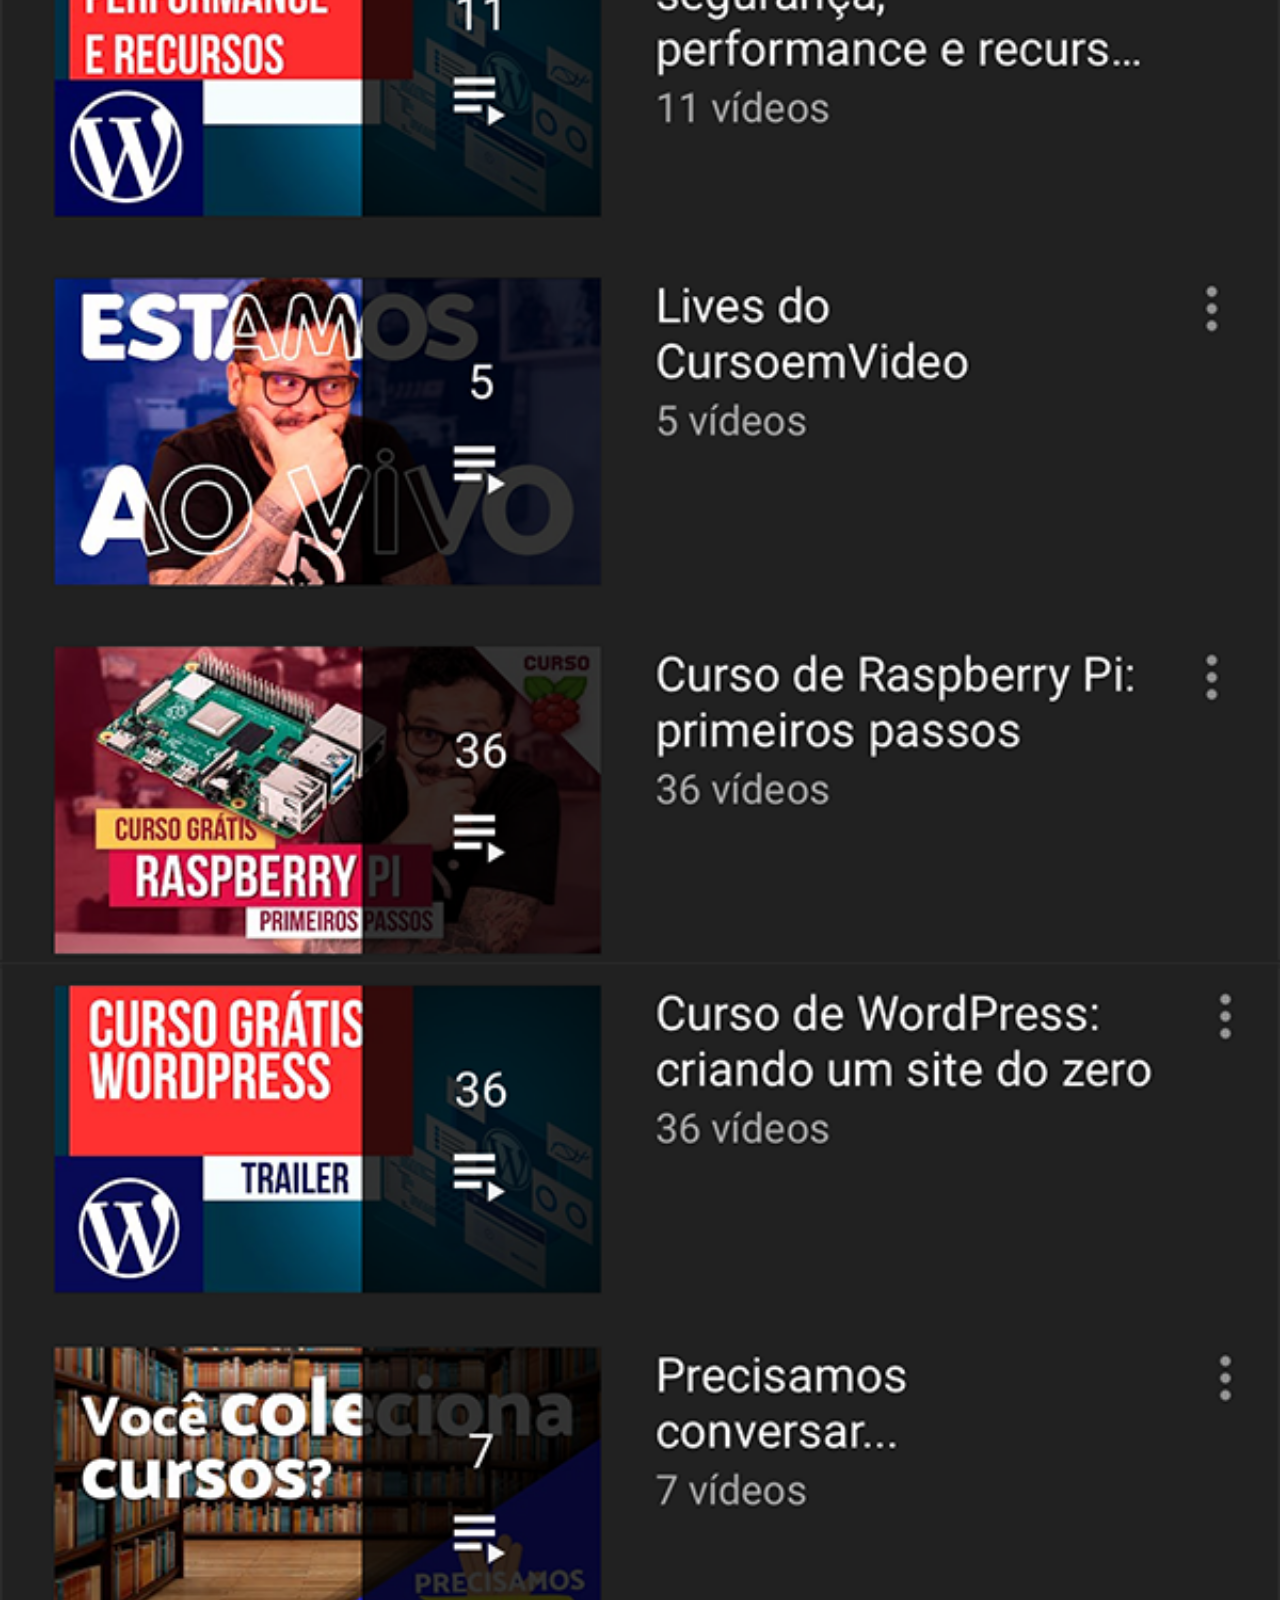
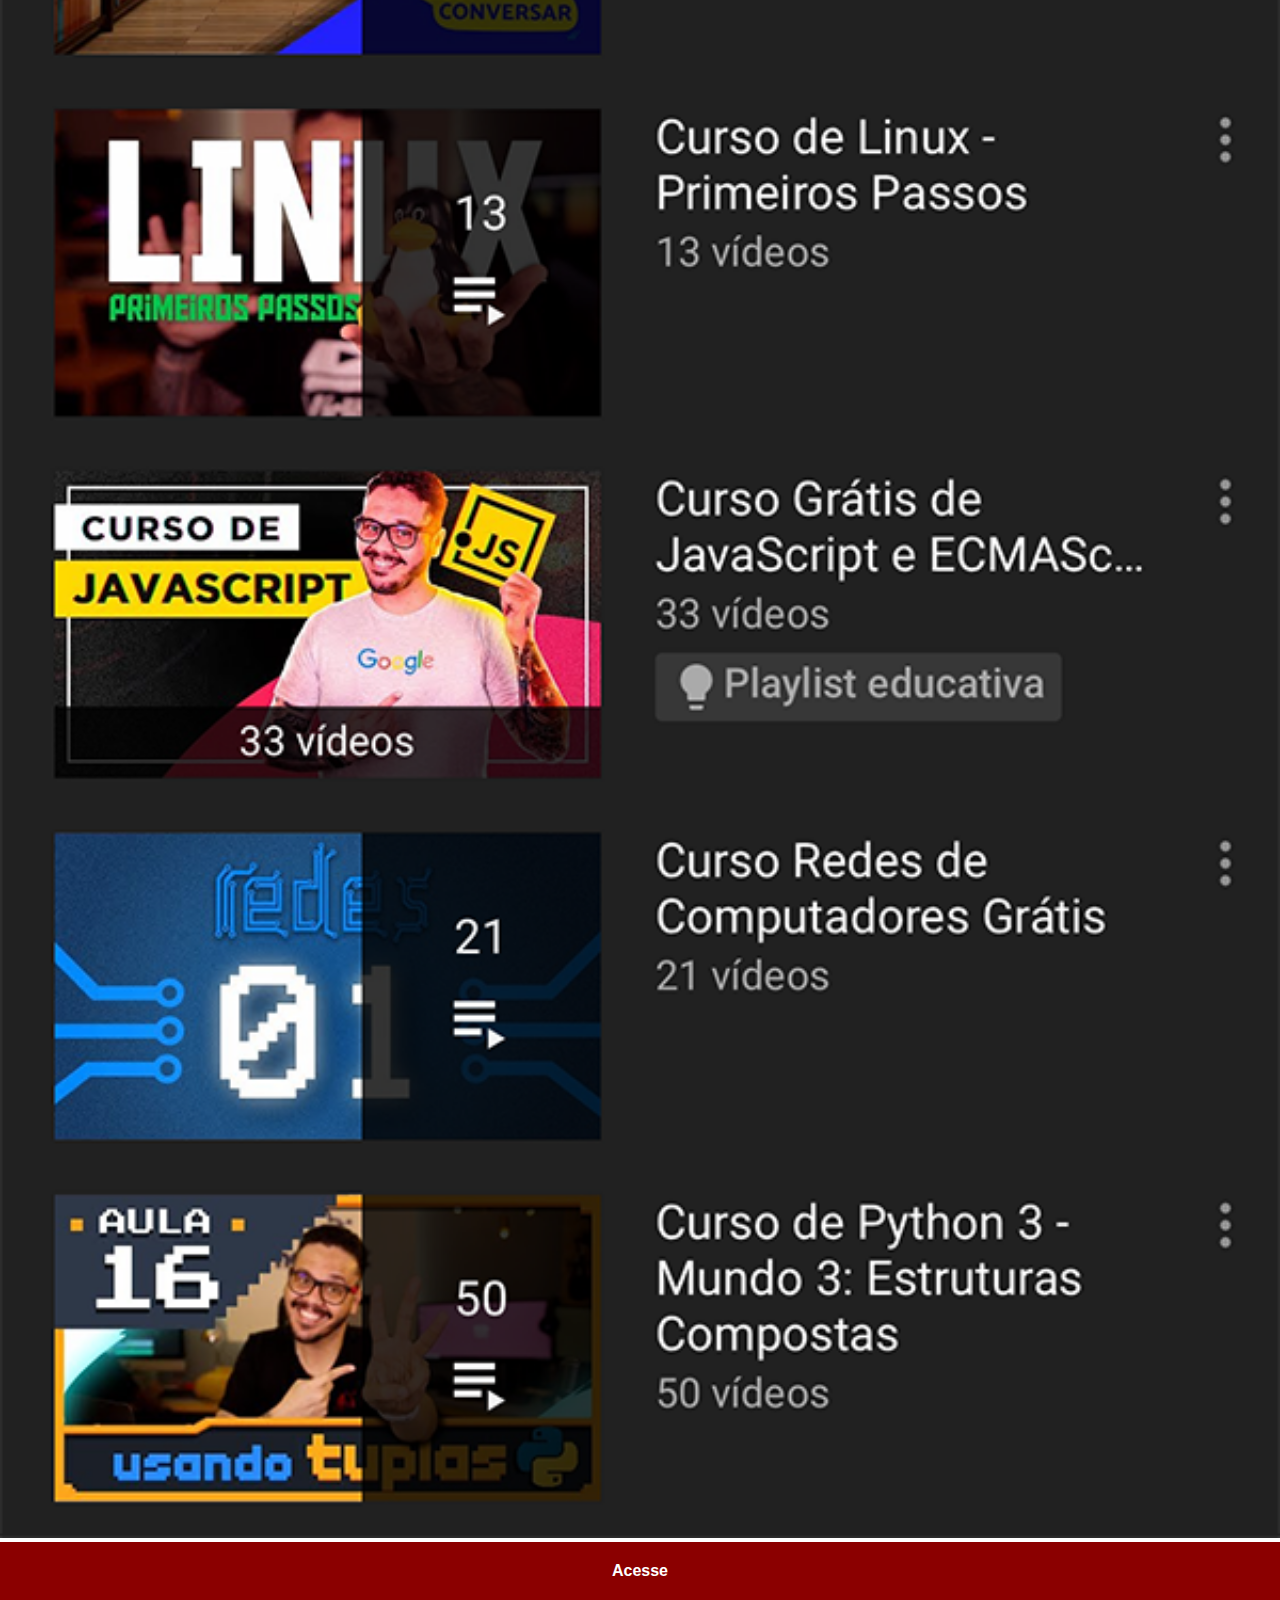
<file: youtube.html>
<!DOCTYPE html>
<html lang="pt-br">
<head>
    <meta charset="UTF-8">
    <meta name="viewport" content="width=device-width, initial-scale=1.0">
    <title>Youtube</title>
    <link rel="stylesheet" href="estilos/social.css">
</head>
<body>
    <img src="pacote-d013/imagens/tela-youtube.png" alt="Youtube">
    <a href="https://www.youtube.com/@CursoemVideo" target="_blank">Acesse</a>
</body>
</html>
</file>
<file: estilos/style.css>
@charset "UTF-8";

* {
    margin: 0px;
    padding: 0px;
    font-family: Arial, Helvetica, sans-serif;
}

html , body {
    height: 100vh;
    width: 100vw;
    background-color: black;
}

body {
    background: url('../pacote-d013/imagens/fundo-madeira.jpg') no-repeat top center;
    background-size: cover;
    background-attachment: fixed;
}

main {
    position: relative;
    height: 100vh;
    ;

}

section#telefone {
    position: absolute;
    top: 50%;
    left: 50%;
    transform: translate(-50%, -50%);

    height: 628px;
    width: 312px;
    background: url('../pacote-d013/imagens/frame-iphone.png') no-repeat;
}

iframe#tela {
    position: relative;
    top: 80px;
    left: 22px;
    width: 267px;
    height: 471px;
}



section#redes-sociais {
    text-align: right;
}

section#redes-sociais img {
    width: 50px;
    margin: 10px;
    border-radius: 50%;
    box-shadow: 2px 2px 5px rgba(0, 0, 0, 0.401);
    box-sizing: border-box;
}

section#redes-sociais img:hover {
    border: 2px solid rgba(255, 255, 255, 0.61);
    transform: translate(-4px -4px);
    box-shadow: 5px 5px 10px rgba(0, 0, 0, 0.601);
    transition: transform 0.5s, border 0.5s;
}
</file>
<file: estilos/social.css>
@charset "UTF-8";
* {
    margin: 0px;
    padding: 0px;
    font-family: Arial, Helvetica, sans-serif;
}

 ::-webkit-scrollbar {
    width: 0px;
    height: 0px;
 }
img {
    width: 100vw;
}
a{
    display: block;
    background-color: darkred;
    color: white;
    padding: 20px;
    text-align: center;
    font-weight: bolder;
    text-decoration: none;
}

a:hover {
    background-color: red;
}
</file>
